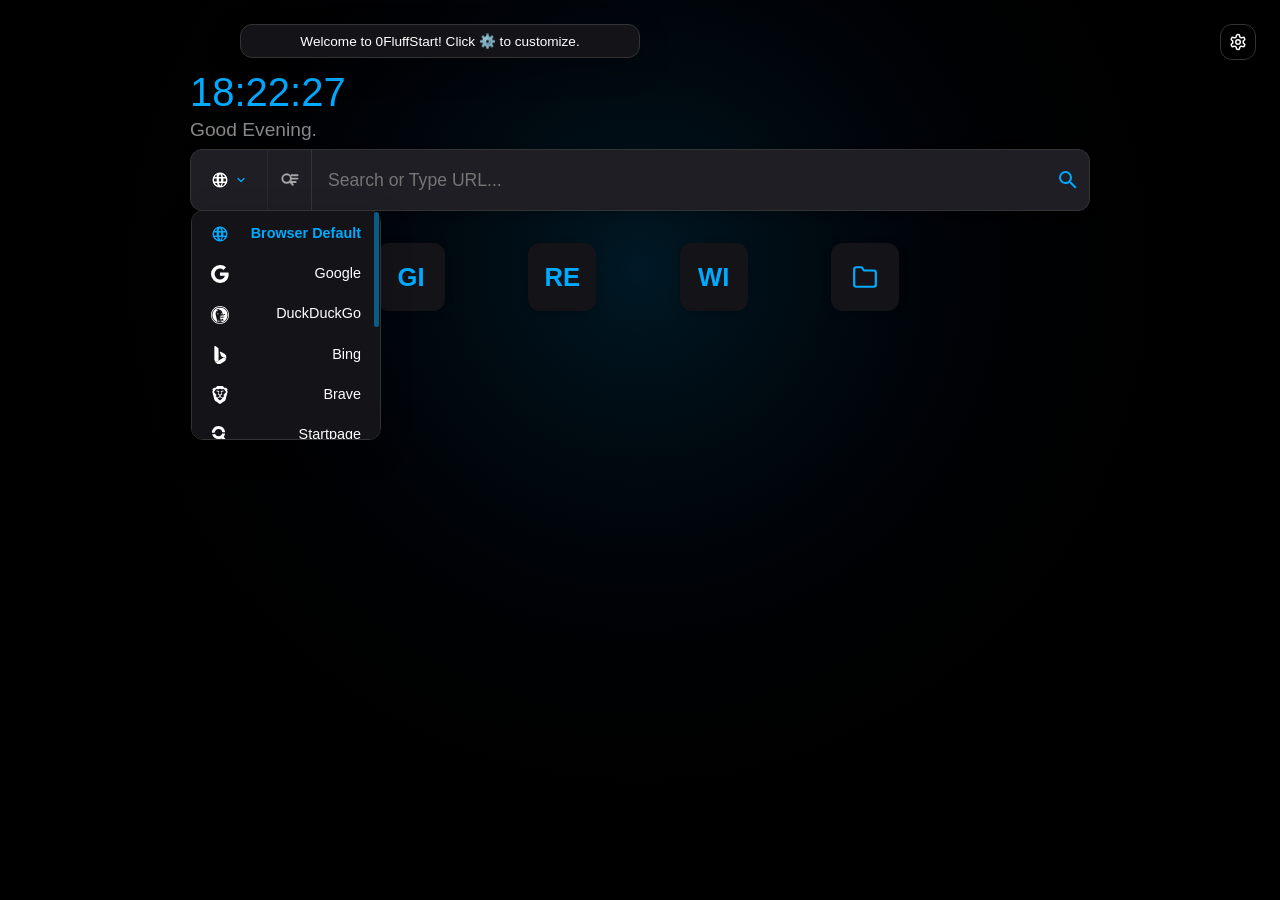
<file: index.html>
<!doctype html>
<html lang="en" prefix="og: http://ogp.me/ns#">
  <head>
    <meta charset="UTF-8" />
    <meta name="viewport" content="width=device-width, initial-scale=1.0" />

    <title>0FluffStart — Minimalist New Tab</title>
    <meta name="title" content="0FluffStart — Minimalist New Tab" />
    <meta
      name="description"
      content="0FluffStart is a minimalist, high-performance local start page and new tab dashboard built for speed, clean organization, and seamless productivity."
    />
    <meta name="robots" content="index, follow, max-image-preview:large" />

    <!-- Open Graph Metadata -->
    <meta property="og:type" content="website" />
    <meta property="og:url" content="https://0fluffstart.pages.dev/" />
    <meta property="og:site_name" content="0FluffStart" />
    <meta property="og:title" content="0FluffStart — Minimalist New Tab" />
    <meta
      property="og:description"
      content="0FluffStart is a minimalist, high-performance local start page and new tab dashboard built for speed, clean organization, and seamless productivity."
    />
    <meta
      property="og:image"
      content="https://0fluffstart.pages.dev/og-banner-1200x630.png"
    />
    <meta
      property="og:image:secure_url"
      content="https://0fluffstart.pages.dev/og-banner-1200x630.png"
    />
    <meta property="og:image:type" content="image/png" />
    <meta property="og:image:width" content="1200" />
    <meta property="og:image:height" content="630" />
    <meta property="og:image:alt" content="0FluffStart Dashboard Preview" />

    <!-- Twitter Card Metadata -->
    <meta name="twitter:card" content="summary_large_image" />
    <meta name="twitter:domain" content="0Fluffstart.pages.dev" />
    <meta name="twitter:url" content="https://0fluffstart.pages.dev/" />
    <meta name="twitter:title" content="0FluffStart — Minimalist New Tab" />
    <meta
      name="twitter:description"
      content="0FluffStart is a minimalist, high-performance local start page and new tab dashboard built for speed, clean organization, and seamless productivity."
    />
    <meta
      name="twitter:image"
      content="https://0fluffstart.pages.dev/og-banner-1200x630.png"
    />

    <!-- App Icons & Capabilities -->
    <link
      rel="icon"
      type="image/png"
      href="https://0fluffstart.pages.dev/icon.png"
    />
    <link
      rel="apple-touch-icon"
      href="https://0fluffstart.pages.dev/icon.png"
    />
    <link
      rel="manifest"
      href="https://0fluffstart.pages.dev/pwa-manifest.json"
    />
    <meta name="theme-color" content="#000000" />
    <meta name="mobile-web-app-capable" content="yes" />
    <meta name="apple-mobile-web-app-capable" content="yes" />
    <meta
      name="apple-mobile-web-app-status-bar-style"
      content="black-translucent"
    />

    <link rel="stylesheet" href="css/core.css" />

    <script src="js/theme-init.js"></script>
  </head>
  <body>
    <div class="search-backdrop"></div>
    <div id="bgOverlay" class="bg-overlay"></div>
    <div id="bgImage" class="bg-image hidden"></div>
    <video
      id="bgVideo"
      class="bg-video hidden"
      loop
      muted
      autoplay
      playsinline
    ></video>
    <div class="container">
      <header>
        <div id="clockDisplay" class="clock">00:00:00</div>
        <div id="greetingDisplay" class="greeting">Hello, User.</div>
      </header>

      <div class="search-bar">
        <div class="engine-switcher" id="engineSwitcher">
          <button class="engine-btn" id="engineDropdownBtn">
            <span id="currentEngineIcon">G</span>
            <span
              class="chevron icon-mask icon-chevron"
              style="width: 12px; height: 12px"
            ></span>
          </button>
          <button
            class="quick-suggest-btn"
            id="quickSuggestToggleBtn"
            title="Toggle Live Suggestions"
          >
            <span
              class="icon-mask icon-suggest"
              style="width: 19px; height: 19px"
            ></span>
          </button>
          <div id="engineDropdown" class="engine-dropdown hidden"></div>
        </div>

        <input
          type="text"
          id="searchInput"
          placeholder="Search or Type URL..."
        />

        <button class="search-icon" id="searchSubmitBtn">
          <span
            class="icon-mask icon-search"
            style="width: 24px; height: 24px"
          ></span>
        </button>

        <div
          id="suggestionsContainer"
          class="suggestions-container hidden"
        ></div>
      </div>

      <div id="linkGrid" class="link-grid"></div>
      <div id="navPillContainer" class="nav-pill-container hidden"></div>

      <div class="floating-settings">
        <a
          id="settingsToggleBtn"
          class="icon-btn floating-btn"
          href="settings.html"
          title="Settings"
          aria-label="Settings"
        >
          <span
            class="icon-mask icon-settings"
            style="width: 18px; height: 18px"
          ></span>
        </a>
      </div>
    </div>
    <div id="customCursorEngine" class="custom-cursor" aria-hidden="true">
      <span class="custom-cursor-icon icon-default-mouse-pointer"></span>
    </div>
    <script type="module" src="js/main.js"></script>

    <div class="mobile-dock" id="mobileDock">
      <button
        id="folderExitBtn"
        class="icon-btn floating-btn hidden"
        title="Back to Dashboard"
      >
        <span
          class="icon-mask icon-back"
          style="width: 20px; height: 20px"
        ></span>
      </button>

      <div class="mobile-search-pill" id="mobileSearchPill">
        <span
          class="icon-mask icon-search"
          style="width: 18px; height: 18px; opacity: 0.7"
        ></span>
        <span class="mobile-search-placeholder">Search or Type URL...</span>
      </div>
    </div>

    <div id="toastContainer" class="toast-container"></div>

    <div class="modal" id="customDialogModal">
      <div class="modal-content custom-dialog-content">
        <h3 id="customDialogTitle" class="custom-dialog-title">
          Are you sure?
        </h3>
        <p id="customDialogMessage" class="custom-dialog-message"></p>
        <div class="custom-dialog-actions">
          <button
            id="customDialogCancelBtn"
            class="secondary custom-dialog-btn-cancel"
          >
            Cancel
          </button>
          <button
            id="customDialogConfirmBtn"
            class="save-btn custom-dialog-btn-confirm"
          >
            Confirm
          </button>
        </div>
      </div>
    </div>
  </body>
</html>
</file>
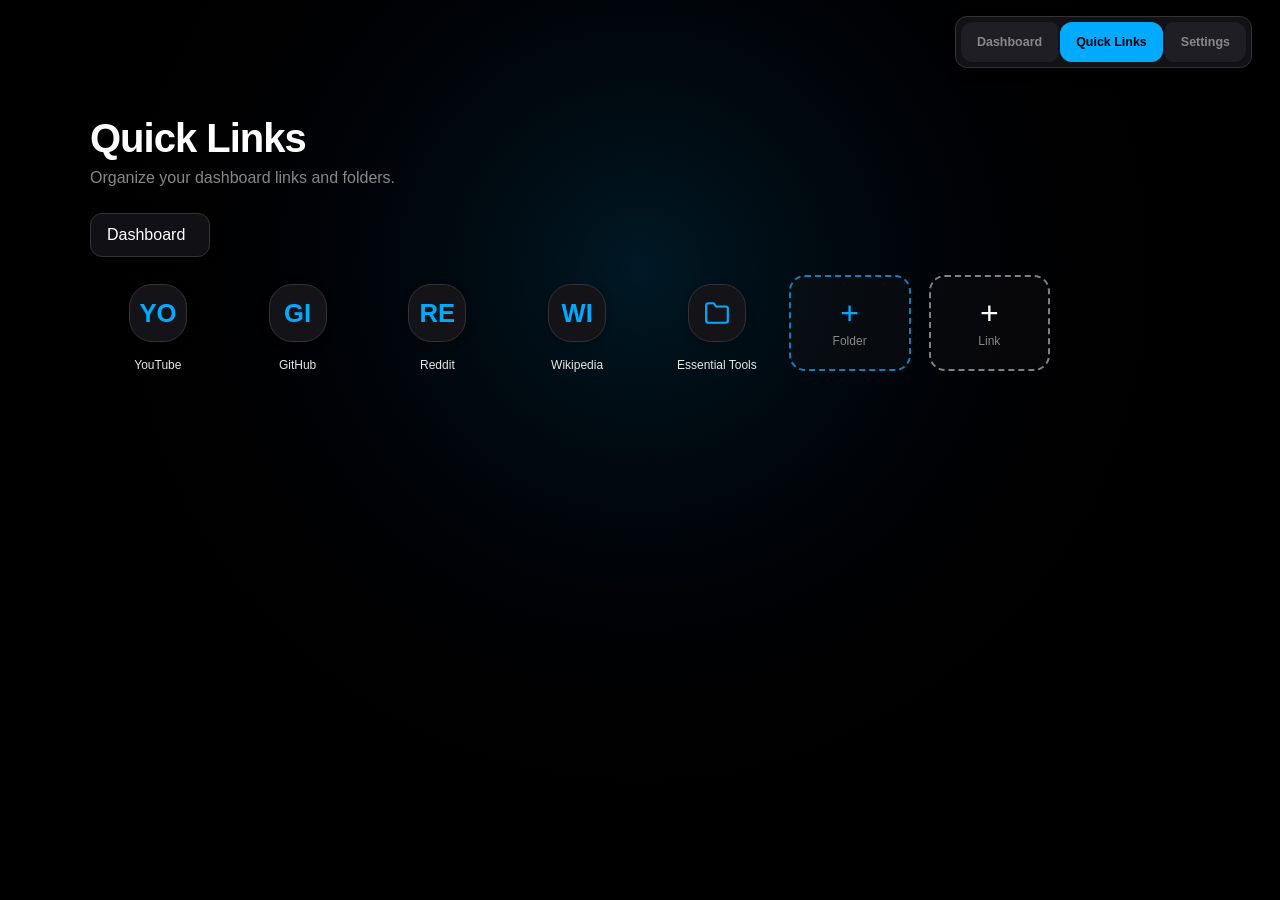
<file: quick-links.html>
<!doctype html>
<html lang="en">
  <head>
    <meta charset="UTF-8" />
    <meta name="viewport" content="width=device-width, initial-scale=1.0" />
    <title>Quick Links — 0FluffStart</title>
    <link rel="stylesheet" href="css/core.css?v=4" />
    <link rel="stylesheet" href="css/quick-links-page.css?v=31" />
    <link rel="stylesheet" href="css/page-navigation.css?v=4" />
    <script src="js/theme-init.js"></script>
  </head>
  <body class="dark quick-links-body">
    <nav class="page-navigation" aria-label="Main navigation">
      <a href="./index.html">Dashboard</a>
      <a href="./quick-links.html" aria-current="page">Quick Links</a>
      <a href="./settings.html">Settings</a>
    </nav>
    <div id="bgOverlay" class="bg-overlay"></div>
    <div id="bgImage" class="bg-image hidden"></div>
    <video
      id="bgVideo"
      class="bg-video hidden"
      loop
      muted
      autoplay
      playsinline
    ></video>

    <main class="quick-links-page">
      <header class="quick-links-header">
        <div>
          <h1>Quick Links</h1>
          <p>Organize your dashboard links and folders.</p>
        </div>
      </header>

      <div class="quick-links-toolbar">
        <button id="rootBtn" class="quick-links-breadcrumb" type="button">
          Dashboard
        </button>
        <span
          id="breadcrumbSeparator"
          class="quick-links-breadcrumb-separator hidden"
          >/</span
        >
        <div id="breadcrumbs" class="quick-links-breadcrumbs"></div>
      </div>

      <section
        id="quickLinksGrid"
        class="quick-links-grid"
        aria-label="Quick links"
      ></section>
      <p id="emptyState" class="quick-links-empty hidden">
        No links or folders here yet.
      </p>
    </main>

    <div id="customCursorEngine" class="custom-cursor" aria-hidden="true">
      <span class="custom-cursor-icon icon-default-mouse-pointer"></span>
    </div>

    <div id="toastContainer" class="toast-container"></div>
    <div class="modal" id="customDialogModal">
      <div class="modal-content custom-dialog-content">
        <h3 id="customDialogTitle" class="custom-dialog-title">
          Are you sure?
        </h3>
        <p id="customDialogMessage" class="custom-dialog-message"></p>
        <div class="action-btn-row">
          <button id="customDialogCancelBtn" class="secondary" type="button">
            Cancel
          </button>
          <button id="customDialogConfirmBtn" class="save-btn" type="button">
            Confirm
          </button>
        </div>
      </div>
    </div>

    <div
      id="linkEditorModal"
      class="quick-links-editor hidden"
      role="dialog"
      aria-modal="true"
      aria-labelledby="editorTitle"
    >
      <div class="quick-links-editor-card">
        <h2 id="editorTitle">Add Link</h2>
        <div class="field">
          <input
            id="editName"
            type="text"
            maxlength="50"
            autocomplete="off"
            placeholder=" "
          />
          <label for="editName">Name</label>
        </div>
        <div id="editUrlRow" class="field">
          <input id="editUrl" type="url" autocomplete="url" placeholder=" " />
          <label for="editUrl">URL</label>
        </div>
        <div class="quick-links-editor-actions">
          <button id="cancelEditBtn" class="secondary" type="button">
            Cancel
          </button>
          <button id="saveLinkBtn" class="save-btn" type="button">Save</button>
        </div>
      </div>
    </div>

    <script type="module" src="js/quick-links-page.js?v=30"></script>
  </body>
</html>
</file>
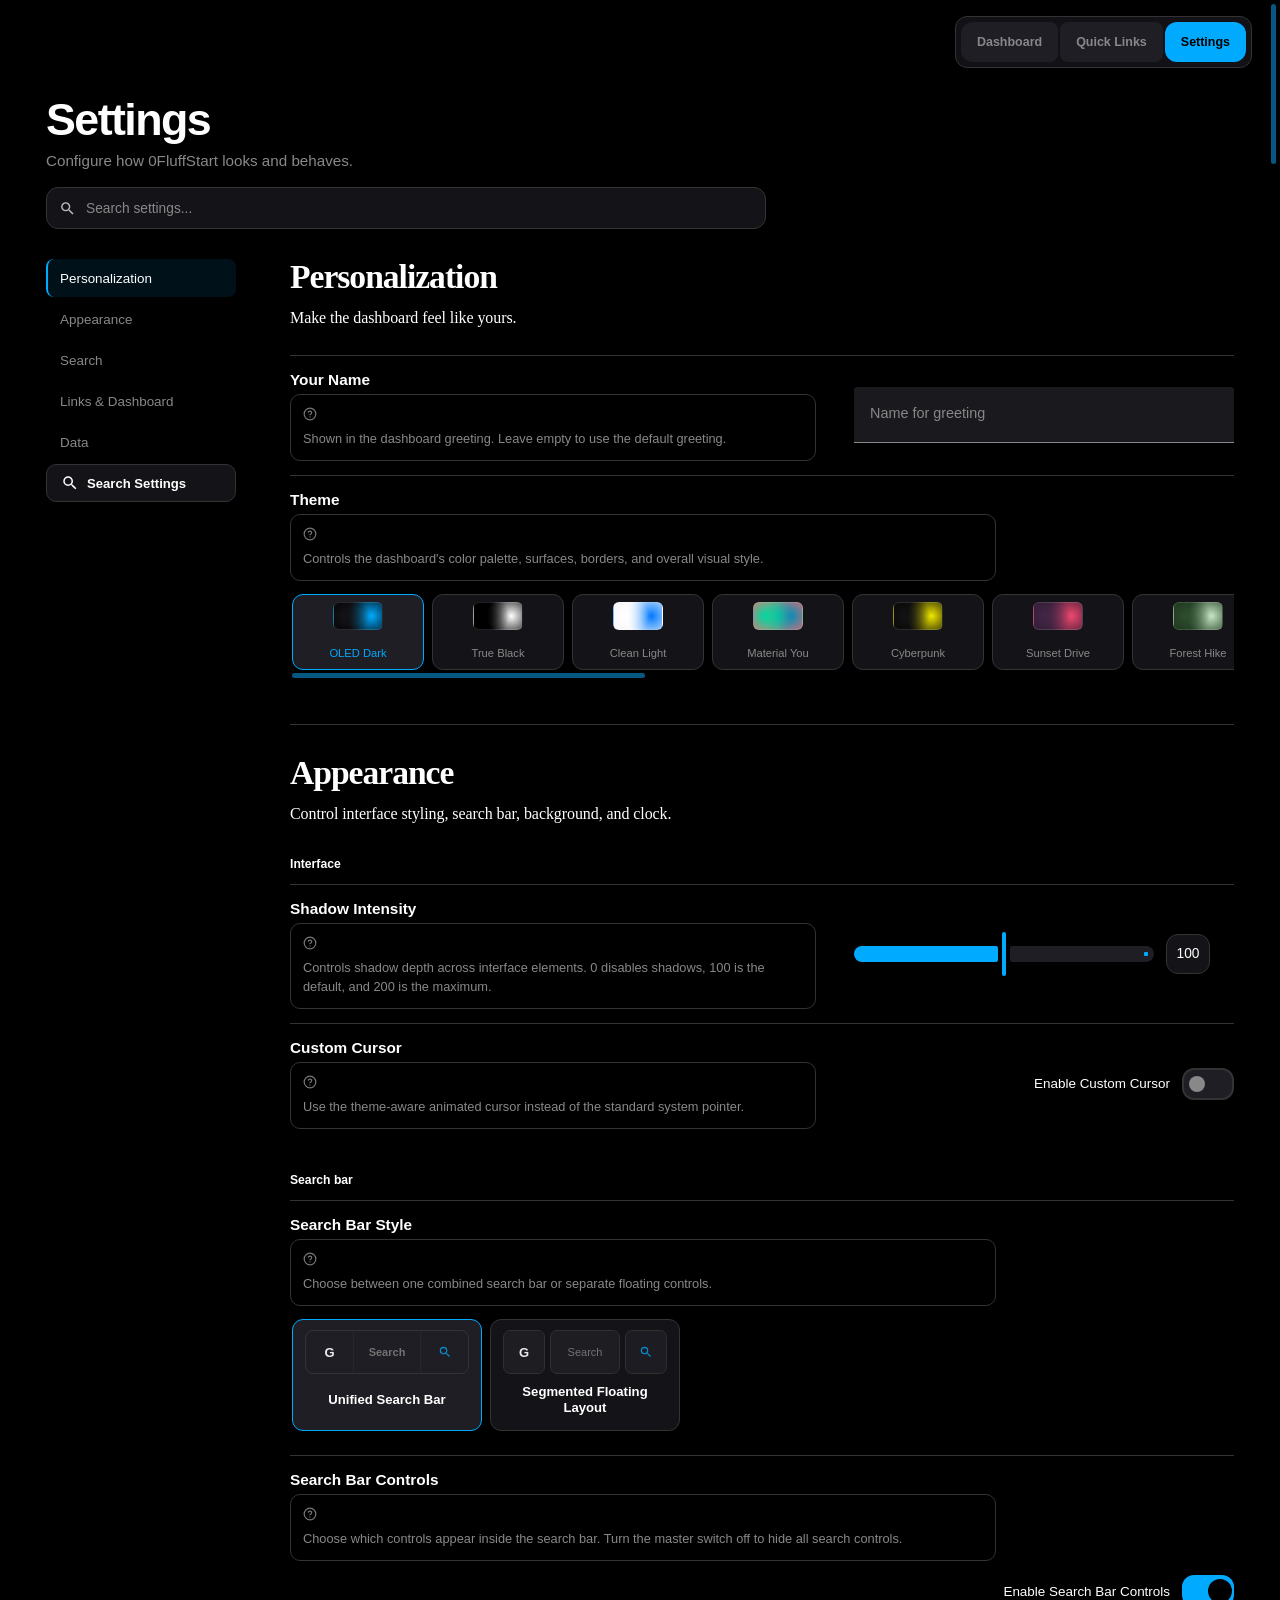
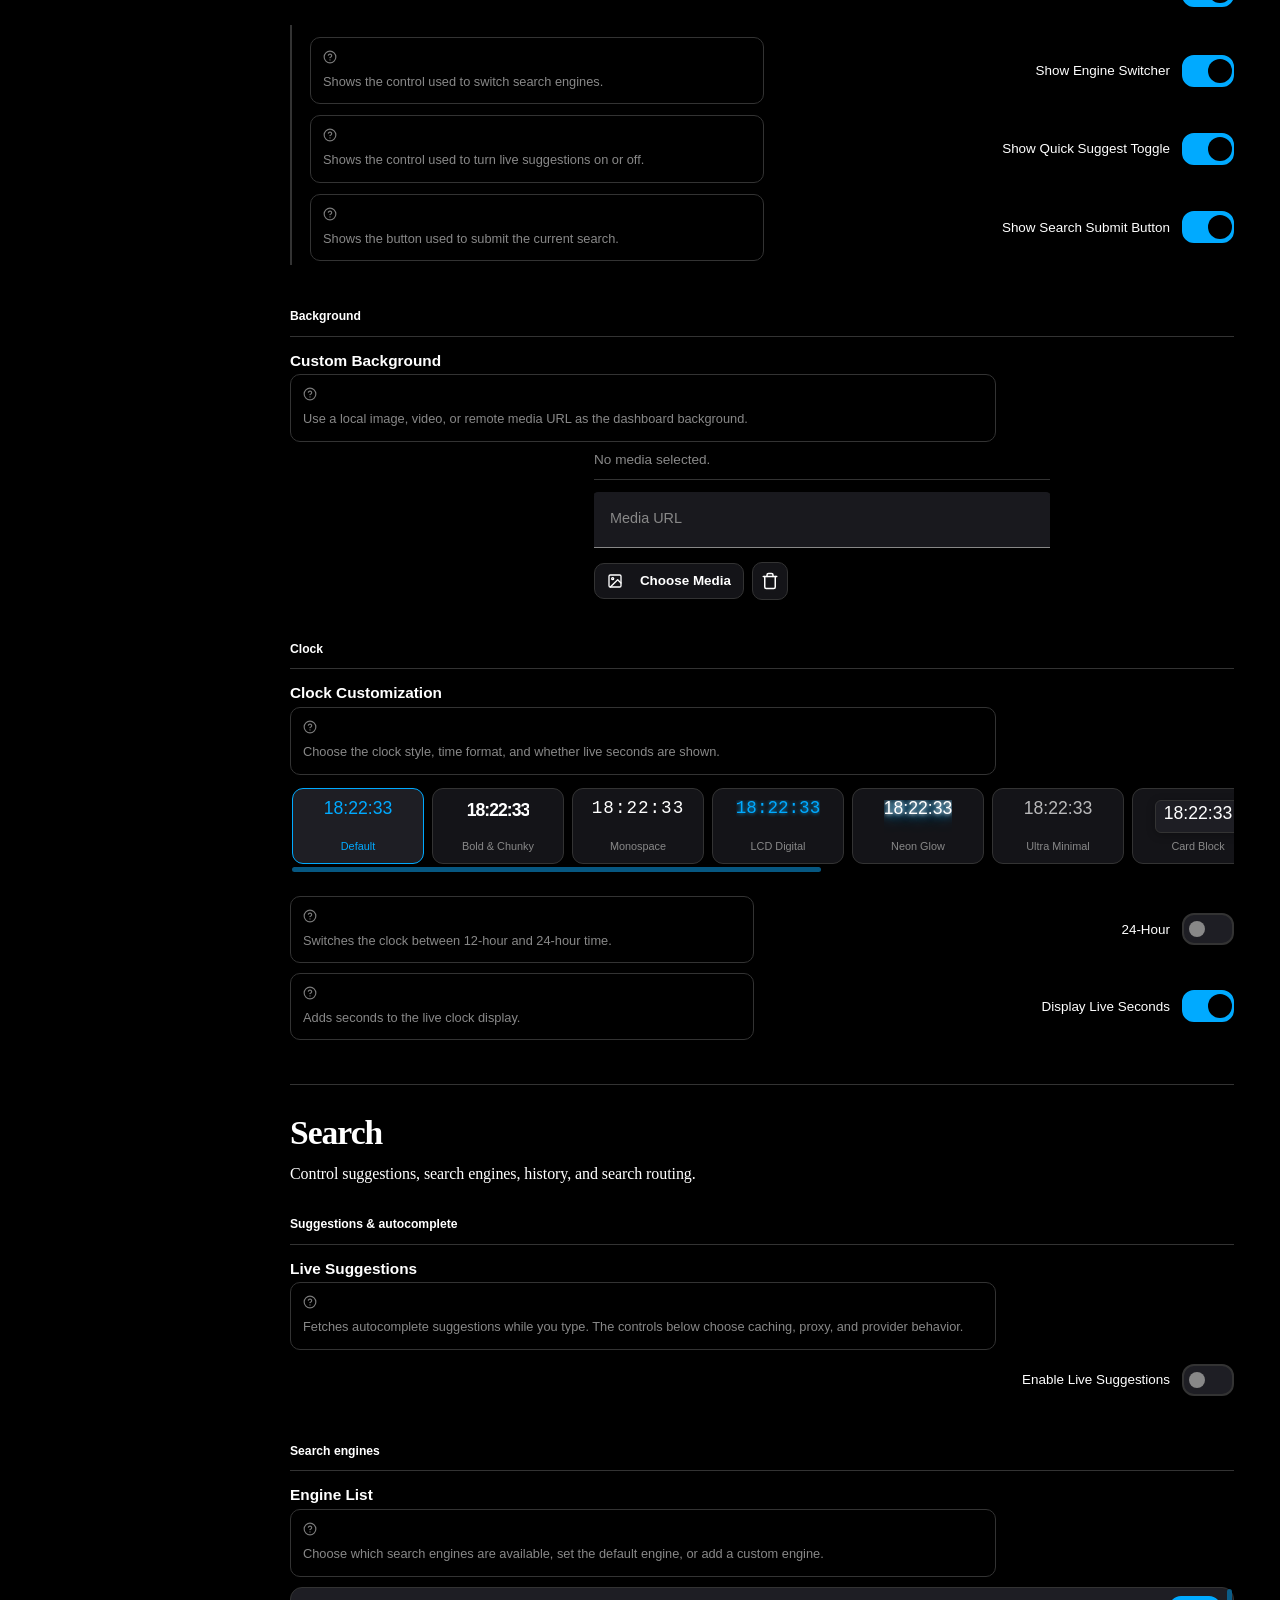
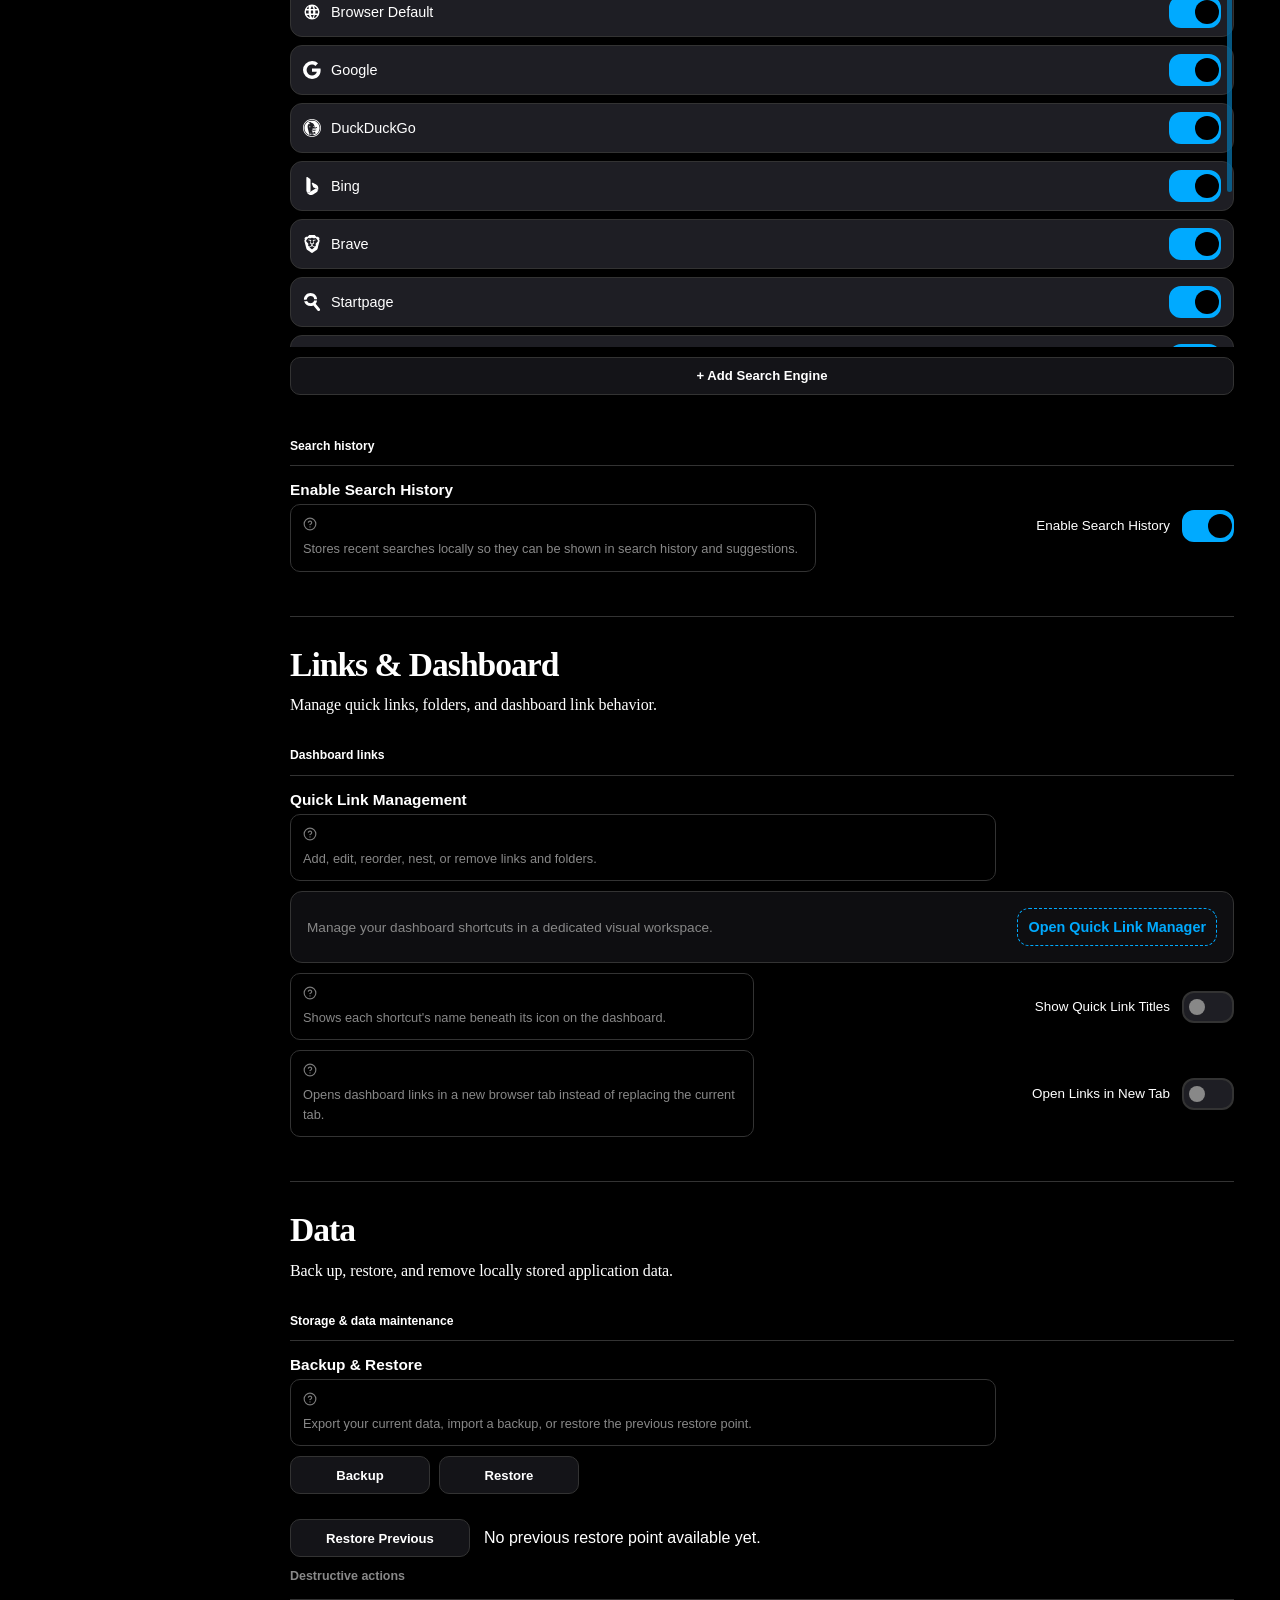
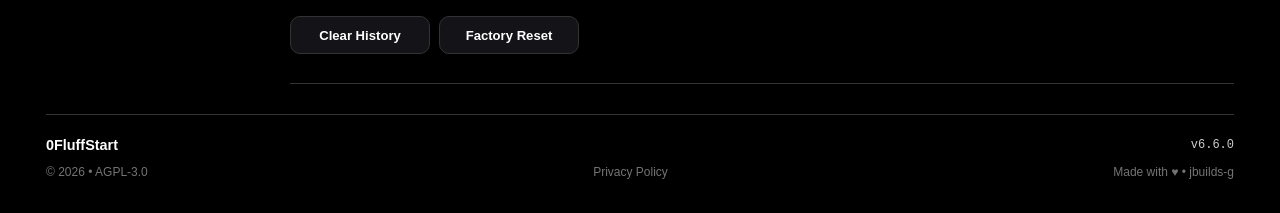
<file: settings.html>
<!doctype html>
<html lang="en">
  <head>
    <meta charset="UTF-8" />
    <meta name="viewport" content="width=device-width, initial-scale=1.0" />
    <title>Settings — 0FluffStart</title>
    <link rel="stylesheet" href="css/core.css?v=4" />
    <link rel="stylesheet" href="css/settings-page.css?v=26" />
    <link rel="stylesheet" href="css/page-navigation.css?v=4" />
    <script src="js/theme-init.js"></script>
  </head>
  <body class="dark">
    <nav class="page-navigation" aria-label="Main navigation">
      <a href="./index.html">Dashboard</a>
      <a href="./quick-links.html">Quick Links</a>
      <a href="./settings.html" aria-current="page">Settings</a>
    </nav>
    <div id="bgOverlay" class="bg-overlay"></div>
    <div id="bgImage" class="bg-image hidden"></div>
    <video
      id="bgVideo"
      class="bg-video hidden"
      loop
      muted
      autoplay
      playsinline
    ></video>

    <main class="settings-page-shell">
      <header class="settings-page-header">
        <div>
          <h1>Settings</h1>
          <p>Configure how 0FluffStart looks and behaves.</p>
        </div>
      </header>

      <div class="settings-workspace">
        <nav class="settings-section-nav" aria-label="Settings sections">
          <a href="#personalization">Personalization</a>
          <a href="#appearance">Appearance</a>
          <a href="#search">Search</a>
          <a href="#links-dashboard">Links &amp; Dashboard</a>
          <a href="#data">Data</a>
          <button
            type="button"
            class="settings-search-nav desktop-only-setting"
            aria-label="Search settings"
            title="Search settings"
          >
            <span class="icon-mask icon-search" aria-hidden="true"></span>
            <span>Search Settings</span>
          </button>
        </nav>

        <div class="settings-content">
          <section
            class="settings-section"
            id="personalization"
            data-settings-section="Personalization"
          >
            <div class="settings-section-heading">
              <h2>Personalization</h2>
              <p>Make the dashboard feel like yours.</p>
            </div>

            <div class="settings-group">
              <div class="setting-row setting-row-input">
                <div class="setting-copy">
                  <div class="setting-header">
                    <h3>Your Name</h3>
                    <button
                      class="help-btn"
                      type="button"
                      title="Toggle help text"
                    >
                      <span
                        class="icon-mask icon-help"
                        style="width: 14px; height: 14px"
                      ></span>
                    </button>
                  </div>
                  <div class="help-text">
                    <span
                      class="icon-mask icon-help"
                      style="width: 14px; height: 14px"
                      aria-hidden="true"
                    ></span>
                    Shown in the dashboard greeting. Leave empty to use the
                    default greeting.
                  </div>
                </div>
                <div class="field">
                  <input
                    type="text"
                    id="userNameInput"
                    placeholder=" "
                    autocomplete="name"
                  />
                  <label for="userNameInput">Name for greeting</label>
                </div>
              </div>

              <div class="setting-row setting-row-input">
                <div class="setting-copy">
                  <div class="setting-header">
                    <h3>Theme</h3>
                    <button
                      class="help-btn"
                      type="button"
                      title="Toggle help text"
                    >
                      <span
                        class="icon-mask icon-help"
                        style="width: 14px; height: 14px"
                      ></span>
                    </button>
                  </div>
                  <div class="help-text">
                    <span
                      class="icon-mask icon-help"
                      style="width: 14px; height: 14px"
                      aria-hidden="true"
                    ></span>
                    Controls the dashboard's color palette, surfaces, borders,
                    and overall visual style.
                  </div>
                </div>
                <div class="custom-select" id="themeSelect" data-value="dark">
                  <div class="select-trigger">
                    <span class="selected-text">OLED Dark</span
                    ><span class="select-arrow"
                      ><span
                        class="icon-mask icon-chevron"
                        style="width: 12px; height: 12px"
                      ></span
                    ></span>
                  </div>
                  <div class="select-dropdown hidden">
                    <div class="select-option" data-value="dark">OLED Dark</div>
                    <div class="select-option" data-value="amoled">
                      True Black
                    </div>
                    <div class="select-option" data-value="light">
                      Clean Light
                    </div>
                    <div class="select-option" data-value="material-you">
                      Material You
                    </div>
                    <div class="select-option" data-value="cyberpunk">
                      Cyberpunk
                    </div>
                    <div class="select-option" data-value="sunset">
                      Sunset Drive
                    </div>
                    <div class="select-option" data-value="forest">
                      Forest Hike
                    </div>
                    <div class="select-option" data-value="paper">
                      Paper &amp; Ink
                    </div>
                    <div class="select-option" data-value="luminous">
                      Luminous
                    </div>
                    <div class="select-option" data-value="nord">
                      Nord Frost
                    </div>
                    <div class="select-option" data-value="dracula">
                      Dracula
                    </div>
                    <div class="select-option" data-value="retro">
                      Retro Amber
                    </div>
                    <div class="select-option" data-value="rose">Rose Pine</div>
                    <div class="select-option" data-value="night-glow">
                      Night Glow
                    </div>
                    <div class="select-option" data-value="heatwave">
                      Heatwave
                    </div>
                    <div class="select-option" data-value="slate">
                      Slate Industrial
                    </div>
                    <div class="select-option" data-value="toxic-tide">
                      Toxic Tide
                    </div>
                    <div class="select-option" data-value="evergreen-archive">
                      Evergreen Archive
                    </div>
                  </div>
                </div>
              </div>
            </div>
          </section>

          <section
            class="settings-section"
            id="appearance"
            data-settings-section="Appearance"
          >
            <div class="settings-section-heading">
              <h2>Appearance</h2>
              <p>
                Control interface styling, search bar, background, and clock.
              </p>
            </div>

            <div class="settings-subsection">
              <h3>Interface</h3>
              <div class="settings-group">
                <div class="setting-row setting-row-control">
                  <div class="setting-copy">
                    <div class="setting-header">
                      <h3>Shadow Intensity</h3>
                      <button
                        class="help-btn"
                        type="button"
                        title="Toggle help text"
                      >
                        <span
                          class="icon-mask icon-help"
                          style="width: 14px; height: 14px"
                        ></span>
                      </button>
                    </div>
                    <div class="help-text">
                      <span
                        class="icon-mask icon-help"
                        style="width: 14px; height: 14px"
                        aria-hidden="true"
                      ></span>
                      Controls shadow depth across interface elements. 0
                      disables shadows, 100 is the default, and 200 is the
                      maximum.
                    </div>
                  </div>
                  <div class="setting-slider-row">
                    <div
                      class="slider"
                      id="shadowSliderControl"
                      style="--v: 50%"
                    >
                      <span
                        class="slider-track-active"
                        aria-hidden="true"
                      ></span>
                      <span
                        class="slider-track-inactive"
                        aria-hidden="true"
                      ></span>
                      <span class="slider-thumb" aria-hidden="true"></span>
                      <input
                        type="range"
                        id="shadowSlider"
                        min="0"
                        max="200"
                        value="100"
                        class="theme-slider"
                        aria-label="Shadow depth"
                      />
                    </div>
                    <div class="shadow-value-control">
                      <input
                        type="number"
                        id="shadowInputNumber"
                        min="0"
                        max="200"
                        value="100"
                        class="slider-number-input"
                        aria-label="Shadow intensity"
                        aria-describedby="shadowInputError"
                      />
                      <span
                        id="shadowInputError"
                        class="shadow-input-error"
                        role="alert"
                        aria-live="polite"
                        hidden
                      ></span>
                    </div>
                  </div>
                </div>
                <div
                  class="setting-row setting-row-control mobile-only-setting"
                >
                  <div class="setting-copy">
                    <div class="setting-header">
                      <h3>Force Desktop Mode</h3>
                      <button
                        class="help-btn"
                        type="button"
                        title="Toggle help text"
                      >
                        <span
                          class="icon-mask icon-help"
                          style="width: 14px; height: 14px"
                        ></span>
                      </button>
                    </div>
                    <div class="help-text">
                      <span
                        class="icon-mask icon-help"
                        style="width: 14px; height: 14px"
                        aria-hidden="true"
                      ></span>
                      Uses the desktop layout on mobile instead of
                      mobile-specific sizing and navigation behavior.
                    </div>
                  </div>
                  <label class="radio-option switch"
                    ><span class="switch-track" aria-hidden="true"
                      ><span class="switch-thumb"
                        ><span class="icon-mask icon-check"></span></span></span
                    ><input
                      type="checkbox"
                      role="switch"
                      id="forceDesktopToggle"
                    />
                    Force Desktop Layout</label
                  >
                </div>
                <div
                  class="setting-row setting-row-control desktop-only-setting"
                >
                  <div class="setting-copy">
                    <div class="setting-header">
                      <h3>Custom Cursor</h3>
                      <button
                        class="help-btn"
                        type="button"
                        title="Toggle help text"
                      >
                        <span
                          class="icon-mask icon-help"
                          style="width: 14px; height: 14px"
                        ></span>
                      </button>
                    </div>
                    <div class="help-text">
                      <span
                        class="icon-mask icon-help"
                        style="width: 14px; height: 14px"
                        aria-hidden="true"
                      ></span>
                      Use the theme-aware animated cursor instead of the
                      standard system pointer.
                    </div>
                  </div>
                  <label class="radio-option switch"
                    ><span class="switch-track" aria-hidden="true"
                      ><span class="switch-thumb"
                        ><span class="icon-mask icon-check"></span></span></span
                    ><input
                      type="checkbox"
                      role="switch"
                      id="customCursorToggle"
                    />
                    Enable Custom Cursor</label
                  >
                </div>
              </div>
            </div>

            <div class="settings-subsection">
              <h3>Search bar</h3>
              <div class="settings-group">
                <div class="setting-row setting-row-control">
                  <div class="setting-copy">
                    <div class="setting-header">
                      <h3>Search Bar Style</h3>
                      <button
                        class="help-btn"
                        type="button"
                        title="Toggle help text"
                      >
                        <span
                          class="icon-mask icon-help"
                          style="width: 14px; height: 14px"
                        ></span>
                      </button>
                    </div>
                    <div class="help-text">
                      <span
                        class="icon-mask icon-help"
                        style="width: 14px; height: 14px"
                        aria-hidden="true"
                      ></span>
                      Choose between one combined search bar or separate
                      floating controls.
                    </div>
                  </div>
                  <div
                    class="custom-select"
                    id="searchBarLayoutSelect"
                    data-value="unified"
                  >
                    <div class="select-trigger">
                      <span class="selected-text">Unified Search Bar</span
                      ><span class="select-arrow"
                        ><span
                          class="icon-mask icon-chevron"
                          style="width: 12px; height: 12px"
                        ></span
                      ></span>
                    </div>
                    <div class="select-dropdown hidden">
                      <div class="select-option selected" data-value="unified">
                        Unified Search Bar
                      </div>
                      <div class="select-option" data-value="segmented">
                        Segmented Floating Layout
                      </div>
                    </div>
                  </div>
                </div>
                <div class="setting-row setting-row-stack">
                  <div class="setting-copy">
                    <div class="setting-header">
                      <h3>Search Bar Controls</h3>
                      <button
                        class="help-btn"
                        type="button"
                        title="Toggle help text"
                      >
                        <span
                          class="icon-mask icon-help"
                          style="width: 14px; height: 14px"
                        ></span>
                      </button>
                    </div>
                    <div class="help-text">
                      <span
                        class="icon-mask icon-help"
                        style="width: 14px; height: 14px"
                        aria-hidden="true"
                      ></span>
                      Choose which controls appear inside the search bar. Turn
                      the master switch off to hide all search controls.
                    </div>
                  </div>
                  <div class="setting-option">
                    <label class="radio-option switch"
                      ><span class="switch-track" aria-hidden="true"
                        ><span class="switch-thumb"
                          ><span
                            class="icon-mask icon-check"
                          ></span></span></span
                      ><input
                        type="checkbox"
                        role="switch"
                        id="showAllSearchControlsToggle"
                        checked
                      />
                      Enable Search Bar Controls</label
                    >
                  </div>
                  <div
                    id="individualSearchControlsGroup"
                    class="settings-subgroup"
                  >
                    <div class="setting-option">
                      <label class="radio-option switch"
                        ><span class="switch-track" aria-hidden="true"
                          ><span class="switch-thumb"
                            ><span
                              class="icon-mask icon-check"
                            ></span></span></span
                        ><input
                          type="checkbox"
                          role="switch"
                          id="showEngineDropdownToggle"
                          checked
                        />
                        Show Engine Switcher</label
                      >
                      <div class="setting-option-help">
                        <span
                          class="icon-mask icon-help"
                          style="width: 14px; height: 14px"
                          aria-hidden="true"
                        ></span>
                        Shows the control used to switch search engines.
                      </div>
                    </div>
                    <div class="setting-option">
                      <label class="radio-option switch"
                        ><span class="switch-track" aria-hidden="true"
                          ><span class="switch-thumb"
                            ><span
                              class="icon-mask icon-check"
                            ></span></span></span
                        ><input
                          type="checkbox"
                          role="switch"
                          id="showQuickSuggestToggle"
                          checked
                        />
                        Show Quick Suggest Toggle</label
                      >
                      <div class="setting-option-help">
                        <span
                          class="icon-mask icon-help"
                          style="width: 14px; height: 14px"
                          aria-hidden="true"
                        ></span>
                        Shows the control used to turn live suggestions on or
                        off.
                      </div>
                    </div>
                    <div class="setting-option">
                      <label class="radio-option switch"
                        ><span class="switch-track" aria-hidden="true"
                          ><span class="switch-thumb"
                            ><span
                              class="icon-mask icon-check"
                            ></span></span></span
                        ><input
                          type="checkbox"
                          role="switch"
                          id="showSearchSubmitToggle"
                          checked
                        />
                        Show Search Submit Button</label
                      >
                      <div class="setting-option-help">
                        <span
                          class="icon-mask icon-help"
                          style="width: 14px; height: 14px"
                          aria-hidden="true"
                        ></span>
                        Shows the button used to submit the current search.
                      </div>
                    </div>
                  </div>
                </div>
              </div>
            </div>

            <div class="settings-subsection">
              <h3>Background</h3>
              <div class="settings-group">
                <div class="setting-row setting-row-stack">
                  <div class="setting-copy">
                    <div class="setting-header">
                      <h3>Custom Background</h3>
                      <button
                        class="help-btn"
                        type="button"
                        title="Toggle help text"
                      >
                        <span
                          class="icon-mask icon-help"
                          style="width: 14px; height: 14px"
                        ></span>
                      </button>
                    </div>
                    <div class="help-text">
                      <span
                        class="icon-mask icon-help"
                        style="width: 14px; height: 14px"
                        aria-hidden="true"
                      ></span>
                      Use a local image, video, or remote media URL as the
                      dashboard background.
                    </div>
                  </div>
                  <div
                    class="setting-item setting-item-col custom-background-control"
                  >
                    <div id="bgPreviewCard" class="bg-preview-card hidden">
                      <div class="bg-preview-media">
                        <img
                          id="bgPreviewImage"
                          class="bg-preview-image hidden"
                          alt="Custom background preview"
                        />
                        <video
                          id="bgPreviewVideo"
                          class="bg-preview-video hidden"
                          muted
                          loop
                          autoplay
                          playsinline
                          aria-label="Custom background video preview"
                        ></video>
                      </div>
                    </div>
                    <div class="custom-background-details">
                      <p id="bgFileName" class="bg-file-name">
                        No media selected.
                      </p>
                      <div class="custom-background-url-row">
                        <div class="field">
                          <input
                            type="url"
                            id="bgUrlInput"
                            class="bg-url-input"
                            placeholder=" "
                            autocomplete="off"
                            spellcheck="false"
                          />
                          <label for="bgUrlInput">Media URL</label>
                        </div>
                      </div>
                      <div class="radio-row bg-radio-row">
                        <input
                          type="file"
                          id="bgImageInput"
                          accept="image/*,video/*"
                          class="hidden-input"
                        /><label
                          for="bgImageInput"
                          class="radio-option bg-option-label"
                          ><span
                            class="icon-mask icon-image"
                            style="width: 16px; height: 16px"
                          ></span>
                          Choose Media</label
                        ><button
                          id="resetBgBtn"
                          class="radio-option reset-bg-btn"
                          type="button"
                          title="Reset Background"
                        >
                          <span
                            class="icon-mask icon-delete"
                            style="width: 18px; height: 18px"
                          ></span>
                        </button>
                      </div>
                    </div>
                  </div>
                </div>
              </div>
            </div>

            <div class="settings-subsection">
              <h3>Clock</h3>
              <div class="settings-group">
                <div class="setting-row setting-row-stack">
                  <div class="setting-copy">
                    <div class="setting-header">
                      <h3>Clock Customization</h3>
                      <button
                        class="help-btn"
                        type="button"
                        title="Toggle help text"
                      >
                        <span
                          class="icon-mask icon-help"
                          style="width: 14px; height: 14px"
                        ></span>
                      </button>
                    </div>
                    <div class="help-text">
                      <span
                        class="icon-mask icon-help"
                        style="width: 14px; height: 14px"
                        aria-hidden="true"
                      ></span>
                      Choose the clock style, time format, and whether live
                      seconds are shown.
                    </div>
                  </div>
                  <div
                    class="custom-select clock-style-select"
                    id="clockStyleSelect"
                    data-value="default"
                  >
                    <div class="select-trigger">
                      <span class="selected-text">Default</span
                      ><span class="select-arrow"
                        ><span
                          class="icon-mask icon-chevron"
                          style="width: 12px; height: 12px"
                        ></span
                      ></span>
                    </div>
                    <div class="select-dropdown hidden">
                      <div class="select-option" data-value="default">
                        Default
                      </div>
                      <div class="select-option" data-value="bold">
                        Bold &amp; Chunky
                      </div>
                      <div class="select-option" data-value="mono">
                        Monospace
                      </div>
                      <div class="select-option" data-value="lcd">
                        LCD Digital
                      </div>
                      <div class="select-option" data-value="neon">
                        Neon Glow
                      </div>
                      <div class="select-option" data-value="minimal">
                        Ultra Minimal
                      </div>
                      <div class="select-option" data-value="block">
                        Card Block
                      </div>
                      <div class="select-option" data-value="outline">
                        Outline Stroke
                      </div>
                      <div class="select-option" data-value="gradient">
                        Gradient Flow
                      </div>
                      <div class="select-option" data-value="glitch">
                        Cyber Glitch
                      </div>
                      <div class="select-option" data-value="glass">
                        Glassmorphism
                      </div>
                      <div class="select-option" data-value="threed">
                        3D Extruded
                      </div>
                    </div>
                  </div>
                  <div class="setting-option">
                    <label class="radio-option clock-format-toggle switch"
                      ><span id="clockFormatValue">24-Hour</span
                      ><span class="switch-track" aria-hidden="true"
                        ><span class="switch-thumb"
                          ><span
                            class="icon-mask icon-check"
                          ></span></span></span
                      ><input
                        type="checkbox"
                        role="switch"
                        id="clockFormatToggle"
                        aria-label="Toggle clock format"
                    /></label>
                    <div class="setting-option-help">
                      <span
                        class="icon-mask icon-help"
                        style="width: 14px; height: 14px"
                        aria-hidden="true"
                      ></span>
                      Switches the clock between 12-hour and 24-hour time.
                    </div>
                  </div>
                  <div class="setting-option">
                    <label class="radio-option switch"
                      ><span class="switch-track" aria-hidden="true"
                        ><span class="switch-thumb"
                          ><span
                            class="icon-mask icon-check"
                          ></span></span></span
                      ><input
                        type="checkbox"
                        role="switch"
                        id="showSecondsToggle"
                        checked
                      />
                      Display Live Seconds</label
                    >
                    <div class="setting-option-help">
                      <span
                        class="icon-mask icon-help"
                        style="width: 14px; height: 14px"
                        aria-hidden="true"
                      ></span>
                      Adds seconds to the live clock display.
                    </div>
                  </div>
                </div>
              </div>
            </div>
          </section>

          <section
            class="settings-section"
            id="search"
            data-settings-section="Search"
          >
            <div class="settings-section-heading">
              <h2>Search</h2>
              <p>
                Control suggestions, search engines, history, and search
                routing.
              </p>
            </div>

            <div class="settings-subsection">
              <h3>Suggestions &amp; autocomplete</h3>
              <div class="settings-group">
                <div class="setting-row setting-row-stack">
                  <div class="setting-copy">
                    <div class="setting-header">
                      <h3>Live Suggestions</h3>
                      <button
                        class="help-btn"
                        type="button"
                        title="Toggle help text"
                      >
                        <span
                          class="icon-mask icon-help"
                          style="width: 14px; height: 14px"
                        ></span>
                      </button>
                    </div>
                    <div class="help-text">
                      <span
                        class="icon-mask icon-help"
                        style="width: 14px; height: 14px"
                        aria-hidden="true"
                      ></span>
                      Fetches autocomplete suggestions while you type. The
                      controls below choose caching, proxy, and provider
                      behavior.
                    </div>
                  </div>
                  <label class="radio-option switch"
                    ><span class="switch-track" aria-hidden="true"
                      ><span class="switch-thumb"
                        ><span class="icon-mask icon-check"></span></span></span
                    ><input
                      type="checkbox"
                      role="switch"
                      id="externalSuggestToggle"
                    />
                    Enable Live Suggestions</label
                  >
                  <div
                    id="customProxyContainer"
                    class="setting-option settings-inline-control"
                  >
                    <div class="setting-option-title">Custom Proxy</div>
                    <div class="field">
                      <input
                        type="url"
                        id="customProxyInput"
                        placeholder=" "
                        class="custom-proxy-input"
                      />
                      <label for="customProxyInput">Custom proxy URL</label>
                    </div>
                    <div class="setting-option-help">
                      <span
                        class="icon-mask icon-help"
                        style="width: 14px; height: 14px"
                        aria-hidden="true"
                      ></span>
                      Optional proxy URL used to route live suggestion requests
                      through a custom service.
                    </div>
                  </div>
                  <div class="setting-option settings-inline-control">
                    <label class="radio-option switch"
                      ><span class="switch-track" aria-hidden="true"
                        ><span class="switch-thumb"
                          ><span
                            class="icon-mask icon-check"
                          ></span></span></span
                      ><input
                        type="checkbox"
                        role="switch"
                        id="cacheSuggestToggle"
                        checked
                      />
                      Cache Search Suggestions</label
                    >
                    <div class="setting-option-help">
                      <span
                        class="icon-mask icon-help"
                        style="width: 14px; height: 14px"
                        aria-hidden="true"
                      ></span>
                      Keeps recent suggestion results locally to reduce repeated
                      requests.
                    </div>
                  </div>
                  <div class="setting-option settings-inline-control">
                    <div class="settings-picker-label-block">
                      Suggestion Provider
                    </div>
                    <div class="setting-option-help">
                      <span
                        class="icon-mask icon-help"
                        style="width: 14px; height: 14px"
                        aria-hidden="true"
                      ></span>
                      Chooses which service supplies live autocomplete
                      suggestions.
                    </div>
                    <div
                      class="custom-select"
                      id="suggestProviderSelect"
                      data-value="auto"
                    >
                      <div class="select-trigger">
                        <span class="selected-text">Automatic</span
                        ><span class="select-arrow"
                          ><span
                            class="icon-mask icon-chevron"
                            style="width: 12px; height: 12px"
                          ></span
                        ></span>
                      </div>
                      <div class="select-dropdown hidden">
                        <div class="select-option selected" data-value="auto">
                          Automatic
                        </div>
                        <div class="select-option" data-value="DuckDuckGo">
                          DuckDuckGo
                        </div>
                        <div class="select-option" data-value="Google">
                          Google
                        </div>
                        <div class="select-option" data-value="Bing">Bing</div>
                        <div class="select-option" data-value="Brave">
                          Brave
                        </div>
                      </div>
                    </div>
                  </div>
                </div>
              </div>
            </div>

            <div class="settings-subsection">
              <h3>Search engines</h3>
              <div class="settings-group">
                <div class="setting-row setting-row-stack">
                  <div class="setting-copy">
                    <div class="setting-header">
                      <h3>Engine List</h3>
                      <button
                        class="help-btn"
                        type="button"
                        title="Toggle help text"
                      >
                        <span
                          class="icon-mask icon-help"
                          style="width: 14px; height: 14px"
                        ></span>
                      </button>
                    </div>
                    <div class="help-text">
                      <span
                        class="icon-mask icon-help"
                        style="width: 14px; height: 14px"
                        aria-hidden="true"
                      ></span>
                      Choose which search engines are available, set the default
                      engine, or add a custom engine.
                    </div>
                  </div>
                  <div class="engine-management">
                    <div
                      id="engineSelectionList"
                      class="engine-selection-list"
                    ></div>
                    <button
                      id="showAddEngineBtn"
                      class="add-link-btn"
                      type="button"
                    >
                      + Add Search Engine
                    </button>
                    <div id="customEngineEditor" class="link-editor-box hidden">
                      <h4 class="editor-title">Add Custom Engine</h4>
                      <div class="field">
                        <input
                          type="text"
                          id="customEngineName"
                          placeholder=" "
                        />
                        <label for="customEngineName">Engine title</label>
                      </div>
                      <div class="field">
                        <input
                          type="text"
                          id="customEngineTag"
                          placeholder=" "
                        />
                        <label for="customEngineTag">Search tag</label>
                      </div>
                      <div class="field">
                        <input
                          type="url"
                          id="customEngineUrl"
                          placeholder=" "
                        />
                        <label for="customEngineUrl">Search URL</label>
                      </div>
                      <div class="editor-btn-row">
                        <button
                          id="addCustomEngineBtn"
                          class="save-btn"
                          type="button"
                        >
                          Save</button
                        ><button
                          id="cancelCustomEngineBtn"
                          class="secondary editor-btn-cancel"
                          type="button"
                        >
                          Cancel
                        </button>
                      </div>
                    </div>
                  </div>
                </div>
              </div>
            </div>

            <div class="settings-subsection">
              <h3>Search history</h3>
              <div class="settings-group">
                <div class="setting-row setting-row-control">
                  <div class="setting-copy">
                    <div class="setting-header">
                      <h3>Enable Search History</h3>
                      <button
                        class="help-btn"
                        type="button"
                        title="Toggle help text"
                      >
                        <span
                          class="icon-mask icon-help"
                          style="width: 14px; height: 14px"
                        ></span>
                      </button>
                    </div>
                    <div class="help-text">
                      <span
                        class="icon-mask icon-help"
                        style="width: 14px; height: 14px"
                        aria-hidden="true"
                      ></span>
                      Stores recent searches locally so they can be shown in
                      search history and suggestions.
                    </div>
                  </div>
                  <label class="radio-option switch"
                    ><span class="switch-track" aria-hidden="true"
                      ><span class="switch-thumb"
                        ><span class="icon-mask icon-check"></span></span></span
                    ><input
                      type="checkbox"
                      role="switch"
                      id="historyEnabledToggle"
                      checked
                    />
                    Enable Search History</label
                  >
                </div>
              </div>
            </div>
          </section>

          <section
            class="settings-section"
            id="links-dashboard"
            data-settings-section="Links &amp; Dashboard"
          >
            <div class="settings-section-heading">
              <h2>Links &amp; Dashboard</h2>
              <p>Manage quick links, folders, and dashboard link behavior.</p>
            </div>
            <div class="settings-subsection">
              <h3>Dashboard links</h3>
              <div class="settings-group">
                <div class="setting-row setting-row-stack">
                  <div class="setting-copy">
                    <div class="setting-header">
                      <h3>Quick Link Management</h3>
                      <button
                        class="help-btn"
                        type="button"
                        title="Toggle help text"
                      >
                        <span
                          class="icon-mask icon-help"
                          style="width: 14px; height: 14px"
                        ></span>
                      </button>
                    </div>
                    <div class="help-text">
                      <span
                        class="icon-mask icon-help"
                        style="width: 14px; height: 14px"
                        aria-hidden="true"
                      ></span>
                      Add, edit, reorder, nest, or remove links and folders.
                    </div>
                  </div>
                  <div class="quick-link-manager-launch">
                    <p class="quick-link-manager-description">
                      Manage your dashboard shortcuts in a dedicated visual
                      workspace.
                    </p>
                    <a class="add-link-btn" href="./quick-links.html">
                      Open Quick Link Manager
                    </a>
                  </div>
                  <div
                    class="setting-option desktop-only-setting settings-inline-control"
                  >
                    <label class="radio-option radio-option-no-margin switch"
                      ><span class="switch-track" aria-hidden="true"
                        ><span class="switch-thumb"
                          ><span
                            class="icon-mask icon-check"
                          ></span></span></span
                      ><input
                        type="checkbox"
                        role="switch"
                        id="showTitlesToggle"
                      />
                      Show Quick Link Titles</label
                    >
                    <div class="setting-option-help">
                      <span
                        class="icon-mask icon-help"
                        style="width: 14px; height: 14px"
                        aria-hidden="true"
                      ></span>
                      Shows each shortcut's name beneath its icon on the
                      dashboard.
                    </div>
                  </div>
                  <div class="setting-option settings-inline-control">
                    <label class="radio-option radio-option-no-margin switch"
                      ><span class="switch-track" aria-hidden="true"
                        ><span class="switch-thumb"
                          ><span
                            class="icon-mask icon-check"
                          ></span></span></span
                      ><input
                        type="checkbox"
                        role="switch"
                        id="openNewTabToggle"
                      />
                      Open Links in New Tab</label
                    >
                    <div class="setting-option-help">
                      <span
                        class="icon-mask icon-help"
                        style="width: 14px; height: 14px"
                        aria-hidden="true"
                      ></span>
                      Opens dashboard links in a new browser tab instead of
                      replacing the current tab.
                    </div>
                  </div>
                </div>
              </div>
            </div>
          </section>

          <section
            class="settings-section"
            id="data"
            data-settings-section="Data"
          >
            <div class="settings-section-heading">
              <h2>Data</h2>
              <p>
                Back up, restore, and remove locally stored application data.
              </p>
            </div>
            <div class="settings-subsection">
              <h3>Storage &amp; data maintenance</h3>
              <div class="settings-group">
                <div class="setting-row setting-row-stack">
                  <div class="setting-copy">
                    <div class="setting-header">
                      <h3>Backup &amp; Restore</h3>
                      <button
                        class="help-btn"
                        type="button"
                        title="Toggle help text"
                      >
                        <span
                          class="icon-mask icon-help"
                          style="width: 14px; height: 14px"
                        ></span>
                      </button>
                    </div>
                    <div class="help-text">
                      <span
                        class="icon-mask icon-help"
                        style="width: 14px; height: 14px"
                        aria-hidden="true"
                      ></span>
                      Export your current data, import a backup, or restore the
                      previous restore point.
                    </div>
                  </div>
                  <div class="action-btn-row">
                    <button id="backupDataBtn" class="secondary" type="button">
                      Backup</button
                    ><button
                      id="restoreDataBtn"
                      class="secondary"
                      type="button"
                    >
                      Restore
                    </button>
                  </div>
                  <div class="restore-point-action">
                    <button
                      id="restorePreviousBtn"
                      class="secondary"
                      type="button"
                      disabled
                    >
                      Restore Previous
                    </button>
                    <p id="restorePointStatus" class="restore-point-status">
                      No previous restore point available yet.
                    </p>
                  </div>
                  <input
                    type="file"
                    id="restoreInput"
                    accept=".json"
                    class="hidden-input"
                  />
                  <div class="data-danger-heading">Destructive actions</div>
                  <div class="action-btn-row data-danger-actions">
                    <button
                      id="clearHistoryBtn"
                      class="secondary danger-btn"
                      type="button"
                    >
                      Clear History</button
                    ><button
                      id="resetSettingsBtn"
                      class="secondary danger-btn"
                      type="button"
                    >
                      Factory Reset
                    </button>
                  </div>
                </div>
              </div>
            </div>
          </section>
        </div>
      </div>

      <footer class="settings-page-footer">
        <div class="footer-row footer-row-primary">
          <span class="footer-brand">0FluffStart</span
          ><a
            href="https://github.com/jbuilds-g/0FluffStart"
            target="_blank"
            rel="noopener noreferrer"
            class="footer-version"
            title="View Source on GitHub"
            data-version
            >v6.6.0</a
          >
        </div>
        <div class="footer-row footer-row-secondary">
          <span class="footer-copy"
            >© 2026 •
            <a
              href="https://github.com/jbuilds-g/0FluffStart/blob/main/LICENSE"
              target="_blank"
              rel="noopener noreferrer"
              >AGPL-3.0</a
            ></span
          ><a
            href="https://jbuilds-g.github.io/0fluffstart-privacy-policy/"
            target="_blank"
            rel="noopener noreferrer"
            class="footer-link"
            >Privacy Policy</a
          ><span class="footer-credit"
            >Made with ♥️ •
            <a
              href="https://github.com/jbuilds-g"
              target="_blank"
              rel="noopener noreferrer"
              >jbuilds-g</a
            ></span
          >
        </div>
      </footer>
    </main>

    <div id="customCursorEngine" class="custom-cursor" aria-hidden="true">
      <span class="custom-cursor-icon icon-default-mouse-pointer"></span>
    </div>
    <div
      id="customBackgroundPreviewModal"
      class="custom-background-preview-modal hidden"
      aria-hidden="true"
    >
      <button
        id="customBackgroundPreviewClose"
        class="custom-background-preview-close"
        type="button"
        aria-label="Close full preview"
      >
        <span class="icon-mask icon-close" aria-hidden="true"></span>
      </button>
      <img
        id="customBackgroundFullImage"
        class="custom-background-full-media hidden"
        alt="Full custom background preview"
      />
      <video
        id="customBackgroundFullVideo"
        class="custom-background-full-media hidden"
        muted
        loop
        autoplay
        playsinline
        aria-label="Full custom background video preview"
      ></video>
    </div>

    <div id="toastContainer" class="toast-container"></div>
    <div class="modal" id="customDialogModal">
      <div class="modal-content custom-dialog-content">
        <h3 id="customDialogTitle" class="custom-dialog-title">
          Are you sure?
        </h3>
        <p id="customDialogMessage" class="custom-dialog-message"></p>
        <div class="action-btn-row">
          <button id="customDialogCancelBtn" class="secondary" type="button">
            Cancel</button
          ><button id="customDialogConfirmBtn" class="save-btn" type="button">
            Confirm
          </button>
        </div>
      </div>
    </div>

    <script type="module" src="js/settings-page.js?v=8"></script>
  </body>
</html>
</file>
<file: css/core.css>
@import "mobile.css";
@import "cursor.css";
@import "variables.css";
@import "base.css";
@import "layout.css";
@import "search.css";
@import "links.css";
@import "modal.css";
@import "themes.css";
@import "utilities.css";
@import "expressive-controls.css?v=11";
</file>
<file: css/quick-links-page.css>
body.quick-links-body {
  overflow-y: auto;
  overflow-x: hidden;
  align-items: stretch;
}

body.quick-links-body .quick-links-page {
  flex: 0 0 auto;
}

.quick-links-page {
  width: min(1100px, calc(100% - 32px));
  margin: 0 auto;
  padding: 42px 0 72px;
  position: relative;
  z-index: 1;
}

.quick-links-header {
  display: flex;
  align-items: flex-end;
  justify-content: space-between;
  gap: 24px;
  margin-bottom: 26px;
}

.quick-links-back {
  display: inline-block;
  margin-bottom: 12px;
  color: var(--dim);
  text-decoration: none;
  font-size: var(--font-size-sm);
}
.quick-links-back:hover {
  color: var(--accent);
}

.quick-links-header h1 {
  margin: 0;
  font-size: clamp(1.8rem, 4vw, 2.5rem);
}
.quick-links-header p {
  margin: 8px 0 0;
  color: var(--dim);
}

.quick-links-actions {
  display: flex;
  gap: 8px;
  flex-wrap: wrap;
  justify-content: flex-end;
}

.quick-links-toolbar {
  display: flex;
  align-items: center;
  gap: 8px;
  min-height: 42px;
  margin-bottom: 18px;
  padding: 8px 12px;
  background: color-mix(in srgb, var(--card) 88%, transparent);
  border: 1px solid var(--border);
  border-radius: var(--radius);
  box-shadow: var(--shadow);
}

/* On desktop, keep the breadcrumb surface sized to its contents instead of
   stretching it across the entire page. Mobile retains its existing layout. */
@media (min-width: 701px) {
  .quick-links-toolbar {
    width: fit-content;
    max-width: 100%;
    box-sizing: border-box;
  }
}
.quick-links-breadcrumb {
  border: 0;
  background: transparent;
  color: var(--text);
  font: inherit;
  cursor: pointer;
  padding: 4px;
}
.quick-links-breadcrumb:hover {
  color: var(--accent);
}
.quick-links-breadcrumb-separator {
  color: var(--dim);
}
.quick-links-breadcrumbs {
  display: flex;
  gap: 8px;
  min-width: 0;
  overflow: auto;
}
.quick-links-breadcrumbs button {
  border: 0;
  background: transparent;
  color: var(--dim);
  font: inherit;
  cursor: pointer;
  padding: 4px;
  white-space: nowrap;
}
.quick-links-breadcrumbs button:last-child {
  color: var(--text);
  cursor: default;
}
.quick-links-breadcrumbs button:not(:last-child):hover {
  color: var(--accent);
}

.quick-links-grid {
  display: grid;
  grid-template-columns: repeat(auto-fill, minmax(116px, 1fr));
  gap: 18px;
  align-items: start;
}

.quick-link-add-card {
  position: relative;
  min-width: 0;
  min-height: 96px;
  padding: 8px 6px 10px;
  border: 2px dashed color-mix(in srgb, var(--accent) 55%, var(--border));
  border-radius: calc(var(--radius) + 4px);
  background: color-mix(in srgb, var(--card) 35%, transparent);
  color: var(--accent);
  display: flex;
  flex-direction: column;
  align-items: center;
  justify-content: center;
  gap: 5px;
  cursor: pointer;
  user-select: none;
  transition:
    background-color 0.15s ease,
    border-color 0.15s ease,
    transform 0.15s ease;
}

.quick-link-add-card:hover,
.quick-link-add-card:focus-visible {
  border-color: var(--accent);
  background: color-mix(in srgb, var(--accent) 8%, var(--card));
  transform: translateY(-2px);
  outline: none;
}

.quick-link-add-card:active {
  transform: translateY(0);
}

.quick-link-add-folder {
  border-color: color-mix(in srgb, var(--accent) 65%, var(--border));
}

.quick-link-add-link {
  border-color: color-mix(in srgb, var(--text) 38%, var(--border));
  color: var(--text);
}

.quick-link-add-link:hover,
.quick-link-add-link:focus-visible {
  border-color: var(--text);
  background: color-mix(in srgb, var(--text) 6%, var(--card));
}

.quick-link-add-plus {
  font-size: 2rem;
  font-weight: 300;
  line-height: 1;
}

.quick-link-add-label {
  font-size: var(--font-size-xs);
  color: var(--dim);
}

.quick-link-card {
  position: relative;
  display: flex;
  flex-direction: column;
  align-items: center;
  min-width: 0;
  padding: 8px 6px 10px;
  border: 1px solid transparent;
  border-radius: calc(var(--radius) + 4px);
  cursor: default;
  touch-action: auto;
  user-select: none;
  transition:
    transform 0.15s ease,
    background-color 0.15s ease,
    border-color 0.15s ease;
}
.quick-link-card:hover {
  background: color-mix(in srgb, var(--card) 70%, transparent);
  border-color: var(--border);
  transform: translateY(-2px);
}
.quick-link-card.is-drag-source {
  opacity: 0.22;
  border-color: var(--accent);
  pointer-events: none;
  transition: none !important;
  transform: none !important;
}
.quick-link-drag-preview {
  position: fixed;
  z-index: 1100;
  margin: 0;
  opacity: 0.98;
  pointer-events: none;
  box-sizing: border-box;
  cursor: grabbing;
  box-shadow: var(--shadow-lg);
  transform: none;
  transition: none !important;
  will-change: left, top;
}

@media (hover: hover) and (pointer: fine) {
  .quick-link-drag-preview {
    border: 1px solid var(--accent);
    border-radius: calc(var(--radius) + 4px);
    background: color-mix(in srgb, var(--card) 94%, var(--accent));
  }

  .quick-links-grid.quick-links-grid-drag-active .quick-link-add-card,
  .quick-links-grid.quick-links-grid-drag-active .quick-link-add-card:hover,
  .quick-links-grid.quick-links-grid-drag-active .quick-link-add-card:active {
    transform: none !important;
    transition: none !important;
  }
}
.quick-link-card.drag-over,
.quick-link-card.drag-enter-folder {
  background: color-mix(in srgb, var(--accent) 14%, var(--card));
  border-color: var(--accent);
}

.quick-link-card.drag-enter-folder {
  transform: translateY(-2px) scale(1.03);
  box-shadow: 0 0 0 2px color-mix(in srgb, var(--accent) 28%, transparent);
}

.quick-links-grid.quick-links-grid-drag-active .quick-link-card,
.quick-links-grid.quick-links-grid-drag-active .quick-link-card:hover,
.quick-links-grid.quick-links-grid-drag-active
  .quick-link-card.drag-enter-folder {
  transform: none !important;
  transition: none !important;
}

.quick-link-card.drag-enter-folder::after {
  content: "Enter folder";
  position: absolute;
  left: 50%;
  bottom: 4px;
  transform: translate(-50%, 100%);
  z-index: 5;
  padding: 3px 8px;
  border: 1px solid var(--accent);
  border-radius: 999px;
  background: var(--card);
  color: var(--accent);
  font-size: 10px;
  line-height: 1.2;
  white-space: nowrap;
  pointer-events: none;
}

.quick-link-card.drop-before::before,
.quick-link-card.drop-after::after {
  content: "";
  position: absolute;
  top: 50%;
  width: 5px;
  height: calc(100% - 10px);
  transform: translateY(-50%);
  background: var(--accent);
  border-radius: 999px;
  z-index: 4;
}

.quick-link-card.drop-before::before {
  left: -8px;
}
.quick-link-card.drop-after::after {
  right: -8px;
}

.quick-link-drop-slot {
  min-width: 0;
  box-sizing: border-box;
  border: 2px solid color-mix(in srgb, var(--accent) 70%, var(--border));
  border-radius: calc(var(--radius) + 4px);
  background: color-mix(in srgb, var(--accent) 8%, transparent);
  pointer-events: none;
  opacity: 0.95;
  position: relative;
}
.quick-link-drop-slot-overlay {
  position: fixed;
  z-index: 1090;
  margin: 0;
}

.quick-link-drop-slot-inline {
  position: relative;
  display: block;
  min-width: 0;
  box-sizing: border-box;
  border: 2px dashed var(--accent);
  border-radius: calc(var(--radius) + 4px);
  background: color-mix(in srgb, var(--accent) 10%, transparent);
  box-shadow: inset 0 0 0 1px color-mix(in srgb, var(--accent) 16%, transparent);
  pointer-events: none;
  opacity: 1;
  transform-origin: center;
}

.quick-link-drop-slot-inline::after {
  content: "";
  position: absolute;
  inset: 50% 12px auto;
  height: 4px;
  transform: translateY(-50%);
  border-radius: 999px;
  background: var(--accent);
}
.quick-link-drop-slot::after {
  content: "";
  position: absolute;
  inset: 50% 12px auto;
  height: 4px;
  transform: translateY(-50%);
  border-radius: 999px;
  background: var(--accent);
}

.quick-link-card .link-icon-circle {
  width: 56px;
  height: 56px;
  border-radius: 40%;
  background: var(--card);
  border: 1px solid var(--border);
  box-shadow: var(--shadow);
  display: flex;
  align-items: center;
  justify-content: center;
  color: var(--accent);
  transition:
    transform 0.2s,
    border-radius 0.4s cubic-bezier(0.175, 0.885, 0.32, 1.275);
}
.quick-link-card:hover .link-icon-circle {
  transform: scale(1.04);
}
.quick-link-card .link-acronym {
  font-weight: 600;
  color: var(--accent);
}
.quick-link-card .link-name {
  width: 100%;
  margin-top: 8px;
  overflow: hidden;
  text-overflow: ellipsis;
  white-space: nowrap;
  text-align: center;
  color: var(--text);
  font-size: var(--font-size-xs);
}

.quick-link-actions {
  position: absolute;
  top: 2px;
  right: 2px;
  z-index: 6;
  display: flex;
  gap: 3px;
  opacity: 0;
  transform: translateY(-3px);
  transition:
    opacity 0.15s ease,
    transform 0.15s ease;
}
.quick-link-card:hover .quick-link-actions,
.quick-link-card:focus-within .quick-link-actions,
.quick-link-card.desktop-menu-open .quick-link-actions {
  opacity: 1;
  transform: translateY(0);
}
.quick-link-actions button {
  width: 28px;
  height: 28px;
  padding: 0;
  border: 1px solid var(--border);
  border-radius: 50%;
  background: var(--card);
  color: var(--text);
  display: inline-flex;
  align-items: center;
  justify-content: center;
  cursor: pointer;
}
.quick-link-actions button:hover {
  color: var(--accent);
  border-color: var(--accent);
}
.quick-link-actions .quick-link-move-to {
  color: var(--accent);
}
.quick-link-card .link-icon-circle {
  cursor: grab;
}
.quick-link-card .link-icon-circle:active {
  cursor: grabbing;
}
.quick-link-card.is-drag-source .link-icon-circle {
  cursor: grabbing;
}
.quick-link-drag-preview .quick-link-actions {
  display: none;
}
.quick-link-actions .remove {
  color: var(--delete);
}
.quick-link-actions .move-out {
  color: var(--accent);
}
.quick-link-actions .quick-link-desktop-menu-button {
  width: 30px;
  height: 30px;
  font-size: 23px;
  line-height: 1;
  font-weight: 600;
  letter-spacing: -1px;
}
.quick-link-desktop-action-menu {
  position: fixed;
  top: 0;
  left: 0;
  right: auto;
  z-index: 1200;
  display: grid;
  gap: 5px;
  width: 214px;
  max-width: calc(100vw - 24px);
  max-height: calc(100vh - 16px);
  overflow-y: auto;
  overscroll-behavior: contain;
  box-sizing: border-box;
  padding: 8px;
  border: 1px solid var(--border);
  border-radius: calc(var(--radius) + 4px);
  background: var(--card);
  color: var(--text);
  box-shadow: var(--shadow-lg);
}
.quick-link-desktop-action-menu[hidden] {
  display: none;
}
.quick-link-desktop-action-menu button {
  display: flex;
  align-items: center;
  gap: 10px;
  width: 100%;
  min-width: 0;
  min-height: 38px;
  box-sizing: border-box;
  padding: 7px 10px;
  border: 1px solid var(--border);
  border-radius: var(--radius);
  background: color-mix(in srgb, var(--card) 92%, var(--text));
  color: var(--text);
  text-align: left;
  font: inherit;
  font-size: var(--font-size-sm);
  line-height: 1.25;
  white-space: nowrap;
  cursor: pointer;
  transition:
    background-color 0.15s ease,
    border-color 0.15s ease,
    color 0.15s ease;
}
.quick-link-desktop-action-menu button .icon-mask {
  width: 16px;
  height: 16px;
  flex: 0 0 16px;
  background-color: currentColor;
}
.quick-link-desktop-action-menu button .quick-link-action-label {
  min-width: 0;
  white-space: nowrap;
}
.quick-link-desktop-action-menu button:hover,
.quick-link-desktop-action-menu button:focus-visible {
  background: color-mix(in srgb, var(--accent) 12%, var(--card));
  border-color: var(--accent);
  color: var(--accent);
  outline: none;
}
.quick-link-desktop-action-menu button[data-action="delete"] {
  color: var(--delete);
}
.quick-link-desktop-action-menu button[data-action="delete"]:hover,
.quick-link-desktop-action-menu button[data-action="delete"]:focus-visible {
  border-color: var(--delete);
  background: color-mix(in srgb, var(--delete) 10%, var(--card));
}

/* Dragging starts directly from the icon/card, so the old visual
   drag handle is intentionally hidden. Keep its element for existing
   drag-state and touch interaction compatibility. */
.quick-link-drag-handle {
  display: none !important;
}
.quick-link-card.drop-before,
.quick-link-card.drop-after {
  outline: 2px solid var(--accent);
  outline-offset: 2px;
}

.quick-links-empty {
  padding: 60px 20px;
  text-align: center;
  color: var(--dim);
  border: 1px dashed var(--border);
  border-radius: var(--radius);
}

.quick-links-editor {
  position: fixed;
  inset: 0;
  z-index: 1000;
  display: grid;
  place-items: center;
  padding: max(20px, env(safe-area-inset-top))
    max(20px, env(safe-area-inset-right)) max(20px, env(safe-area-inset-bottom))
    max(20px, env(safe-area-inset-left));
  overflow: auto;
  background: rgba(0, 0, 0, 0.55);
}
.quick-links-editor.hidden {
  display: none;
}
.quick-links-editor-card {
  width: min(420px, 100%);
  max-width: 100%;
  max-height: calc(100dvh - 40px);
  box-sizing: border-box;
  overflow: auto;
  padding: 22px;
  background: var(--card);
  color: var(--text);
  border: 1px solid var(--border);
  border-radius: var(--radius);
  box-shadow: var(--shadow-lg);
}
.quick-links-editor-card h2 {
  margin: 0 0 18px;
}
.quick-links-editor-card label {
  display: grid;
  gap: 7px;
  margin-bottom: 14px;
  color: var(--dim);
  font-size: var(--font-size-sm);
}
.quick-links-editor-card input {
  width: 100%;
  box-sizing: border-box;
}
.quick-links-editor-actions {
  display: flex;
  justify-content: flex-end;
  gap: 8px;
  margin-top: 18px;
}

/* Mobile uses a dedicated card layout; desktop drag UI remains unchanged. */
.quick-link-mobile-menu {
  display: none;
}
@media (max-width: 700px) {
  .quick-links-page {
    width: min(100% - 28px, 600px);
    padding: max(20px, env(safe-area-inset-top)) 0
      max(96px, env(safe-area-inset-bottom));
  }
  .quick-links-header {
    margin-bottom: 20px;
  }
  .quick-links-header h1 {
    font-size: 1.8rem;
  }
  .quick-links-header p {
    font-size: var(--font-size-sm);
    line-height: 1.5;
  }
  .quick-links-toolbar {
    position: static;
    z-index: auto;
    width: fit-content;
    max-width: 100%;
    min-height: 0;
    min-width: 0;
    margin: 0 0 16px;
    padding: 2px 4px;
    border: 0;
    border-radius: 0;
    background: transparent;
    box-shadow: none;
    backdrop-filter: none;
    -webkit-backdrop-filter: none;
  }
  .quick-links-breadcrumb {
    padding: 2px 4px;
    font-size: var(--font-size-sm);
  }
  .quick-links-breadcrumbs {
    flex: 1;
    min-width: 0;
    overflow-x: auto;
    scrollbar-width: none;
  }
  .quick-links-breadcrumbs::-webkit-scrollbar {
    display: none;
  }
  .quick-links-grid {
    grid-template-columns: repeat(2, minmax(0, 1fr));
    gap: 12px;
    align-items: stretch;
  }
  .quick-link-card,
  .quick-link-add-card {
    min-height: 148px;
    box-sizing: border-box;
    border-radius: 18px;
  }
  .quick-link-card {
    display: flex;
    align-items: center;
    justify-content: center;
    padding: 18px 10px 14px;
    border: 1px solid var(--border);
    background: color-mix(in srgb, var(--card) 78%, transparent);
    box-shadow: var(--shadow);
    cursor: pointer;
    -webkit-tap-highlight-color: transparent;
    touch-action: none;
  }
  .quick-link-card,
  .quick-link-card * {
    -webkit-user-select: none;
    user-select: none;
    -webkit-touch-callout: none;
  }
  .quick-link-card.is-drag-source {
    /* Keep the source visible as a dimmed reference beneath the preview. */
    opacity: 0.22 !important;
  }
  .quick-link-card:active {
    transform: scale(0.98);
  }
  .quick-link-card.is-long-pressing {
    outline: 2px solid var(--accent);
    outline-offset: 2px;
  }
  .quick-link-card:hover {
    transform: none;
    border-color: var(--border);
    background: color-mix(in srgb, var(--card) 78%, transparent);
  }
  .quick-link-card .link-icon-circle {
    width: 54px;
    height: 54px;
    margin: 0 0 10px;
    flex-shrink: 0;
  }
  .quick-link-card .link-name {
    display: -webkit-box;
    width: 100%;
    margin: 0;
    padding: 0 4px;
    overflow: hidden;
    white-space: normal;
    overflow-wrap: anywhere;
    text-overflow: ellipsis;
    line-height: 1.3;
    text-align: center;
    -webkit-box-orient: vertical;
    -webkit-line-clamp: 2;
  }
  .quick-link-card .quick-link-actions {
    display: flex !important;
    top: 6px;
    right: 6px;
    gap: 0;
    opacity: 1;
    transform: none;
    z-index: 6;
  }
  .quick-link-card .quick-link-actions .quick-link-desktop-menu-button {
    display: inline-flex;
    width: 40px;
    height: 40px;
    border-radius: 12px;
    font-size: 22px;
    letter-spacing: 0;
    background: var(--card);
    touch-action: manipulation;
  }
  .quick-link-card .quick-link-drag-handle {
    display: none !important;
  }
  .quick-link-mobile-menu {
    position: absolute;
    top: 6px;
    right: 6px;
    display: inline-flex;
    align-items: center;
    justify-content: center;
    width: 40px;
    height: 40px;
    padding: 0;
    border: 1px solid var(--border);
    border-radius: 12px;
    background: var(--card);
    color: var(--text);
    font-size: 22px;
    line-height: 1;
    z-index: 5;
    cursor: pointer;
    touch-action: manipulation;
  }
  .quick-link-mobile-menu:focus-visible {
    outline: 2px solid var(--accent);
    outline-offset: 2px;
  }
  .quick-link-card.menu-open {
    z-index: 100;
  }
  .quick-link-action-menu {
    position: fixed;
    top: 0;
    left: 0;
    z-index: 2000;
    display: grid;
    gap: 4px;
    width: min(220px, calc(100vw - 32px));
    max-height: calc(100dvh - 32px);
    overflow-y: auto;
    overscroll-behavior: contain;
    box-sizing: border-box;
    padding: 6px;
    border: 1px solid var(--border);
    border-radius: 14px;
    background: #151518;
    color: #f7f7f8;
    box-shadow: 0 16px 44px rgba(0, 0, 0, 0.7);
    opacity: 1;
    backdrop-filter: none;
    -webkit-backdrop-filter: none;
  }
  .quick-link-action-menu[hidden] {
    display: none;
  }
  .quick-link-action-menu button {
    min-height: 44px;
    padding: 8px 10px;
    border: 0;
    border-radius: 9px;
    background: transparent;
    color: var(--text);
    text-align: left;
    font: inherit;
    cursor: pointer;
  }
  .quick-link-action-menu button:active,
  .quick-link-action-menu button:focus-visible {
    background: color-mix(in srgb, var(--accent) 12%, var(--card));
    outline: none;
  }
  .quick-link-action-menu button[data-action="delete"] {
    color: var(--delete);
  }
  .quick-link-add-card {
    gap: 8px;
    padding: 14px 8px;
    background: transparent;
  }
  .quick-link-add-plus {
    font-size: 2.25rem;
  }
  .quick-link-add-label {
    font-size: var(--font-size-sm);
  }
  .quick-link-drag-preview {
    display: flex !important;
    opacity: 0.98;
    border: 2px solid var(--accent);
    border-radius: calc(var(--radius) + 4px);
    background: color-mix(in srgb, var(--card) 94%, var(--accent));
    color: var(--text);
    box-shadow: var(--shadow-lg);
    transform: none;
    transition: none !important;
    will-change: left, top;
  }
  .quick-link-drop-slot {
    min-height: 148px;
    border: 2px dashed var(--accent);
    border-radius: 18px;
    background: color-mix(in srgb, var(--accent) 9%, transparent);
  }
  .quick-link-card.drop-before,
  .quick-link-card.drop-after {
    outline: 2px solid var(--accent);
    outline-offset: 2px;
  }
  .quick-link-card.drag-enter-folder::after {
    content: "Release to move into folder";
    font-size: 12px;
    line-height: 1.3;
  }
  .quick-link-drop-slot {
    min-height: 148px;
  }
  .quick-links-empty {
    padding: 40px 18px;
  }
  .quick-links-editor {
    place-items: end center;
    padding: 12px 12px max(12px, env(safe-area-inset-bottom));
  }
  .quick-links-editor-card {
    width: 100%;
    max-height: calc(100dvh - 24px);
    border-radius: 22px;
    padding: 22px 18px max(18px, env(safe-area-inset-bottom));
  }
  .quick-links-editor-actions {
    display: grid;
    grid-template-columns: 1fr 1fr;
  }
  .quick-links-editor-actions button {
    min-height: 44px;
  }
}
@media (max-width: 360px) {
  .quick-links-page {
    width: calc(100% - 24px);
  }
  .quick-links-grid {
    gap: 9px;
  }
  .quick-link-card,
  .quick-link-add-card {
    min-height: 136px;
  }
  .quick-link-card {
    padding-inline: 7px;
  }
  .quick-link-card .link-icon-circle {
    width: 48px;
    height: 48px;
  }
}
@media (prefers-reduced-motion: reduce) {
  .quick-link-card,
  .quick-link-add-card {
    transition: none;
  }
}

/* Theme-aware Move To picker */
.quick-links-move-overlay {
  position: fixed;
  inset: 0;
  z-index: 3000;
  display: grid;
  place-items: center;
  padding: max(16px, env(safe-area-inset-top))
    max(16px, env(safe-area-inset-right)) max(16px, env(safe-area-inset-bottom))
    max(16px, env(safe-area-inset-left));
  background: color-mix(in srgb, var(--bg) 72%, transparent);
  -webkit-backdrop-filter: blur(14px);
  backdrop-filter: blur(14px);
}
.quick-links-move-panel {
  display: flex;
  flex-direction: column;
  width: min(460px, 100%);
  max-height: min(720px, 100%);
  overflow: hidden;
  box-sizing: border-box;
  padding: 22px;
  border: 1px solid var(--border);
  border-radius: var(--radius);
  background: var(--card);
  color: var(--text);
  box-shadow: var(--shadow-lg, var(--shadow));
}
.quick-links-move-panel h2 {
  margin: 0;
  font-size: 1.2rem;
  line-height: 1.3;
  overflow-wrap: anywhere;
}
.quick-links-move-description {
  margin: 8px 0 16px;
  color: var(--dim);
  font-size: var(--font-size-sm);
  line-height: 1.5;
}
.quick-links-move-list {
  display: grid;
  align-content: start;
  gap: 8px;
  overflow: auto;
  overscroll-behavior: contain;
  padding: 2px;
}
.quick-links-move-choice,
.quick-links-move-back,
.quick-links-move-create-trigger,
.quick-links-move-create-actions button,
.quick-links-move-footer button {
  display: flex;
  align-items: center;
  gap: 10px;
  width: 100%;
  min-height: 46px;
  box-sizing: border-box;
  padding: 11px 13px;
  border: 1px solid var(--border);
  border-radius: max(8px, calc(var(--radius) * 0.65));
  background: color-mix(in srgb, var(--card-hover) 58%, var(--card));
  color: var(--text);
  text-align: left;
  font: inherit;
  cursor: pointer;
  transition:
    background-color 140ms ease,
    border-color 140ms ease,
    transform 140ms ease;
}
.quick-links-move-choice:hover,
.quick-links-move-choice:focus-visible,
.quick-links-move-back:focus-visible,
.quick-links-move-create-trigger:hover,
.quick-links-move-create-trigger:focus-visible,
.quick-links-move-create-actions button:focus-visible,
.quick-links-move-footer button:focus-visible {
  outline: 2px solid var(--accent);
  outline-offset: 1px;
  border-color: var(--accent);
  background: color-mix(in srgb, var(--accent) 12%, var(--card));
}
.quick-links-move-choice:active,
.quick-links-move-create-actions button:active,
.quick-links-move-footer button:active {
  transform: scale(0.99);
}
.quick-links-move-back {
  background: transparent;
  border-style: dashed;
  color: var(--dim);
}
.quick-links-move-create-trigger {
  justify-content: center;
  border-style: dashed;
  border-color: color-mix(in srgb, var(--accent) 65%, var(--border));
  color: var(--accent);
  background: color-mix(in srgb, var(--accent) 7%, var(--card));
  font-weight: 600;
}
.quick-links-move-create-form {
  display: grid;
  gap: 10px;
  padding: 12px;
  border: 1px solid var(--border);
  border-radius: max(8px, calc(var(--radius) * 0.65));
  background: color-mix(in srgb, var(--card-hover) 35%, var(--card));
}
.quick-links-move-create-form input {
  width: 100%;
  min-width: 0;
  min-height: 44px;
  box-sizing: border-box;
  padding: 10px 12px;
  border: 1px solid var(--border);
  border-radius: max(6px, calc(var(--radius) * 0.5));
  background: var(--bg);
  color: var(--text);
  font: inherit;
}
.quick-links-move-create-form input:focus-visible {
  outline: 2px solid var(--accent);
  outline-offset: 1px;
  border-color: var(--accent);
}
.quick-links-move-create-actions {
  display: flex;
  gap: 8px;
}
.quick-links-move-create-actions button {
  justify-content: center;
  min-height: 42px;
}
.quick-links-move-create-actions .quick-links-move-secondary {
  background: transparent;
  color: var(--dim);
}
.quick-links-move-create-actions .quick-links-move-primary,
.quick-links-move-footer button {
  justify-content: center;
  background: var(--accent);
  border-color: var(--accent);
  color: var(--bg);
  font-weight: 600;
}
.quick-links-move-notice {
  margin: 8px 0;
  padding: 12px;
  border: 1px solid var(--border);
  border-radius: max(8px, calc(var(--radius) * 0.65));
  color: var(--dim);
  line-height: 1.5;
}
.quick-links-move-footer {
  display: flex;
  justify-content: flex-end;
  padding-top: 16px;
}
.quick-links-move-footer button {
  width: auto;
  min-width: 104px;
}
/* Match the app's existing theme shape families, not just its palette. */
.quick-links-move-panel,
.quick-links-move-choice,
.quick-links-move-back,
.quick-links-move-create-trigger,
.quick-links-move-create-form,
.quick-links-move-create-form input,
.quick-links-move-create-actions button,
.quick-links-move-footer button,
.quick-links-move-notice {
  border-radius: var(--radius, 12px);
}

/* Sharp / terminal / paper themes use square geometry and crisp outlines. */
body.retro .quick-links-move-panel,
body.cyberpunk .quick-links-move-panel,
body.paper .quick-links-move-panel,
body.slate .quick-links-move-panel,
body.toxic-tide .quick-links-move-panel,
body.heatwave .quick-links-move-panel {
  border-width: 1px;
  box-shadow: var(--shadow);
}
body.retro .quick-links-move-choice,
body.retro .quick-links-move-back,
body.retro .quick-links-move-create-trigger,
body.retro .quick-links-move-create-form,
body.retro .quick-links-move-create-form input,
body.retro .quick-links-move-create-actions button,
body.retro .quick-links-move-footer button,
body.cyberpunk .quick-links-move-choice,
body.cyberpunk .quick-links-move-back,
body.cyberpunk .quick-links-move-create-trigger,
body.cyberpunk .quick-links-move-create-form,
body.cyberpunk .quick-links-move-create-form input,
body.cyberpunk .quick-links-move-create-actions button,
body.cyberpunk .quick-links-move-footer button,
body.paper .quick-links-move-choice,
body.paper .quick-links-move-back,
body.paper .quick-links-move-create-trigger,
body.paper .quick-links-move-create-form,
body.paper .quick-links-move-create-form input,
body.paper .quick-links-move-create-actions button,
body.paper .quick-links-move-footer button,
body.slate .quick-links-move-choice,
body.slate .quick-links-move-back,
body.slate .quick-links-move-create-trigger,
body.slate .quick-links-move-create-form,
body.slate .quick-links-move-create-form input,
body.slate .quick-links-move-create-actions button,
body.slate .quick-links-move-footer button,
body.toxic-tide .quick-links-move-choice,
body.toxic-tide .quick-links-move-back,
body.toxic-tide .quick-links-move-create-trigger,
body.toxic-tide .quick-links-move-create-form,
body.toxic-tide .quick-links-move-create-form input,
body.toxic-tide .quick-links-move-create-actions button,
body.toxic-tide .quick-links-move-footer button,
body.heatwave .quick-links-move-choice,
body.heatwave .quick-links-move-back,
body.heatwave .quick-links-move-create-trigger,
body.heatwave .quick-links-move-create-form,
body.heatwave .quick-links-move-create-form input,
body.heatwave .quick-links-move-create-actions button,
body.heatwave .quick-links-move-footer button {
  border-radius: var(--radius, 0px);
}
body.retro .quick-links-move-choice,
body.retro .quick-links-move-create-trigger,
body.cyberpunk .quick-links-move-choice,
body.cyberpunk .quick-links-move-create-trigger {
  border-color: var(--accent);
  box-shadow: inset 0 0 0 1px color-mix(in srgb, var(--accent) 22%, transparent);
}

/* Squircle themes follow the same softer geometry as link icons. */
body.forest .quick-links-move-panel,
body.rose .quick-links-move-panel,
body.luminous .quick-links-move-panel,
body.light .quick-links-move-panel {
  border-radius: 28px;
}
body.forest .quick-links-move-choice,
body.forest .quick-links-move-back,
body.forest .quick-links-move-create-trigger,
body.forest .quick-links-move-create-form,
body.forest .quick-links-move-create-form input,
body.forest .quick-links-move-create-actions button,
body.forest .quick-links-move-footer button,
body.rose .quick-links-move-choice,
body.rose .quick-links-move-back,
body.rose .quick-links-move-create-trigger,
body.rose .quick-links-move-create-form,
body.rose .quick-links-move-create-form input,
body.rose .quick-links-move-create-actions button,
body.rose .quick-links-move-footer button,
body.luminous .quick-links-move-choice,
body.luminous .quick-links-move-back,
body.luminous .quick-links-move-create-trigger,
body.luminous .quick-links-move-create-form,
body.luminous .quick-links-move-create-form input,
body.luminous .quick-links-move-create-actions button,
body.luminous .quick-links-move-footer button,
body.light .quick-links-move-choice,
body.light .quick-links-move-back,
body.light .quick-links-move-create-trigger,
body.light .quick-links-move-create-form,
body.light .quick-links-move-create-form input,
body.light .quick-links-move-create-actions button,
body.light .quick-links-move-footer button {
  border-radius: 16px;
}

/* Circular themes echo their round icon surfaces. */
body.evergreen-archive .quick-links-move-choice,
body.evergreen-archive .quick-links-move-back,
body.evergreen-archive .quick-links-move-create-trigger,
body.evergreen-archive .quick-links-move-create-form,
body.evergreen-archive .quick-links-move-create-form input,
body.evergreen-archive .quick-links-move-create-actions button,
body.evergreen-archive .quick-links-move-footer button,
body.nord .quick-links-move-choice,
body.nord .quick-links-move-back,
body.nord .quick-links-move-create-trigger,
body.nord .quick-links-move-create-form,
body.nord .quick-links-move-create-form input,
body.nord .quick-links-move-create-actions button,
body.nord .quick-links-move-footer button,
body.sunset .quick-links-move-choice,
body.sunset .quick-links-move-back,
body.sunset .quick-links-move-create-trigger,
body.sunset .quick-links-move-create-form,
body.sunset .quick-links-move-create-form input,
body.sunset .quick-links-move-create-actions button,
body.sunset .quick-links-move-footer button,
body.night-glow .quick-links-move-choice,
body.night-glow .quick-links-move-back,
body.night-glow .quick-links-move-create-trigger,
body.night-glow .quick-links-move-create-form,
body.night-glow .quick-links-move-create-form input,
body.night-glow .quick-links-move-create-actions button,
body.night-glow .quick-links-move-footer button {
  border-radius: 50px;
}
body.evergreen-archive .quick-links-move-panel,
body.nord .quick-links-move-panel,
body.sunset .quick-links-move-panel,
body.night-glow .quick-links-move-panel {
  border-radius: 28px;
}
body.night-glow .quick-links-move-panel {
  box-shadow: 0 0 15px var(--shadow-color);
}
body.night-glow .quick-links-move-choice,
body.night-glow .quick-links-move-back,
body.night-glow .quick-links-move-create-trigger,
body.night-glow .quick-links-move-create-form,
body.night-glow .quick-links-move-create-form input,
body.night-glow .quick-links-move-create-actions button,
body.night-glow .quick-links-move-footer button {
  box-shadow: 0 0 10px var(--shadow-color);
}
body.amoled .quick-links-move-overlay {
  background: var(--overlay-backdrop-color, rgba(0, 0, 0, 0.8));
}
body.amoled .quick-links-move-panel {
  box-shadow: var(--shadow);
}

@media (max-width: 700px) {
  .quick-links-move-overlay {
    align-items: end;
    padding: 12px 12px max(12px, env(safe-area-inset-bottom));
  }
  .quick-links-move-panel {
    width: 100%;
    max-height: min(82dvh, 720px);
    padding: 18px 16px max(14px, env(safe-area-inset-bottom));
    border-radius: var(--radius);
  }
}

/* Briefly identify the item opened from the dashboard context menu. */
.quick-link-card.context-target-highlight {
  outline: 2px solid var(--accent);
  outline-offset: 4px;
  animation: context-target-pulse 1.8s ease-out;
}

@keyframes context-target-pulse {
  0%,
  100% {
    outline-color: var(--accent);
    box-shadow: 0 0 0 0 transparent;
  }
  35% {
    outline-color: var(--accent);
    box-shadow: 0 0 0 6px color-mix(in srgb, var(--accent) 22%, transparent);
  }
}

/* Floating-label treatment for the dynamically-created move-folder field. */
.quick-links-move-create-form .field {
  width: 100%;
  min-width: 0;
}
.quick-links-move-create-form .field > input {
  min-height: 56px;
  outline: none;
  padding: 24px 16px 8px;
  border: 0;
  border-radius: 4px 4px 0 0;
  background: transparent;
  box-shadow: none;
}
.quick-links-move-create-form .field > label {
  position: absolute;
  top: 18px;
  left: 16px;
  display: block;
  margin: 0;
  color: var(--dim);
  font-size: 0.9rem;
  pointer-events: none;
  transition:
    translate 200ms ease,
    font-size 200ms ease,
    color 200ms ease;
}
.quick-links-move-create-form .field:focus-within > label,
.quick-links-move-create-form
  .field:has(> input:not(:placeholder-shown))
  > label {
  translate: 0 -10px;
  font-size: 0.7rem;
}
.quick-links-move-create-form .field:focus-within > label {
  color: var(--accent);
}
.quick-links-move-create-form .field::after {
  content: "";
  position: absolute;
  inset: auto 0 0;
  height: 2px;
  background: var(--accent);
  scale: 0 1;
  transform-origin: center;
  transition: scale 250ms ease;
  pointer-events: none;
}
.quick-links-move-create-form .field:focus-within::after {
  scale: 1;
}
@media (prefers-reduced-motion: reduce) {
  .quick-links-move-create-form .field > label,
  .quick-links-move-create-form .field::after {
    transition: none !important;
  }
}
</file>
<file: css/page-navigation.css>
/* Persistent navigation between the app's three primary pages. */
.page-navigation {
  position: fixed;
  top: max(16px, env(safe-area-inset-top));
  right: calc(max(16px, env(safe-area-inset-right)) + 12px);
  z-index: 1000;
  display: flex;
  align-items: center;
  gap: 3px;
  max-width: calc(100vw - 24px);
  box-sizing: border-box;
  padding: 5px;
  border: 1px solid var(--border);
  border-radius: var(--radius);
  background: color-mix(in srgb, var(--card) 92%, transparent);
  box-shadow: var(--shadow-md, var(--shadow));
  -webkit-backdrop-filter: blur(14px);
  backdrop-filter: blur(14px);
}
.page-navigation a {
  display: inline-flex;
  align-items: center;
  justify-content: center;
  min-height: 34px;
  padding: 0 12px;
  border: 1px solid transparent;
  border-radius: max(6px, calc(var(--radius) * 0.65));
  color: var(--dim);
  text-decoration: none;
  white-space: nowrap;
  font: inherit;
  font-size: 0.78rem;
  font-weight: 600;
  transition:
    color 140ms ease,
    background-color 140ms ease,
    border-color 140ms ease;
}
.page-navigation a:hover,
.page-navigation a:focus-visible {
  color: var(--text);
  background: color-mix(in srgb, var(--accent) 10%, var(--card));
  border-color: color-mix(in srgb, var(--accent) 35%, var(--border));
  outline: none;
}
.page-navigation a[aria-current="page"] {
  color: var(--accent);
  background: color-mix(in srgb, var(--accent) 12%, var(--card));
  border-color: color-mix(in srgb, var(--accent) 28%, var(--border));
}
@media (max-width: 520px) {
  .page-navigation {
    top: max(10px, env(safe-area-inset-top));
    right: calc(max(10px, env(safe-area-inset-right)) + 12px);
    left: max(10px, env(safe-area-inset-left));
    justify-content: center;
    width: max-content;
    margin-left: auto;
    gap: 1px;
    padding: 4px;
  }
  .page-navigation a {
    min-height: 32px;
    padding-inline: 9px;
    font-size: 0.72rem;
  }
}
@media (prefers-reduced-motion: reduce) {
  .page-navigation a {
    transition: none;
  }
}

/* Reserve space so the fixed navigation never covers page content. */
.quick-links-page {
  padding-top: 96px;
}
.settings-page-shell {
  padding-top: 96px;
}
</file>
<file: css/settings-page.css>
/* Standalone settings workspace. */
html {
  scroll-behavior: smooth;
}
html.settings-page {
  width: 100%;
  max-width: 100%;
  overflow-x: clip;
  scrollbar-gutter: stable;
  scrollbar-color: var(--settings-scrollbar-thumb) transparent;
  scrollbar-width: thin;
}
body {
  display: block;
  width: 100%;
  max-width: 100%;
  min-height: 100dvh;
  min-height: 100svh;
  padding: 16px;
  overflow-x: clip;
  overflow-y: visible;
  background: var(--bg);
  align-items: initial;
  z-index: 0;
  box-sizing: border-box;
}

/* --- THEMED SCROLLBARS --- */
html.settings-page .settings-page-shell .engine-selection-list,
html.settings-page .settings-page-shell .link-manager-list,
html.settings-page .settings-page-shell .select-dropdown,
html.settings-page .modal-content {
  scrollbar-color: var(--settings-scrollbar-thumb) transparent;
  scrollbar-width: thin;
}

html.settings-page::-webkit-scrollbar,
.settings-page-shell .engine-selection-list::-webkit-scrollbar,
.settings-page-shell .link-manager-list::-webkit-scrollbar,
.settings-page-shell .select-dropdown::-webkit-scrollbar,
.settings-page .modal-content::-webkit-scrollbar {
  width: 9px;
  height: 9px;
}

html.settings-page::-webkit-scrollbar-track,
.settings-page-shell .engine-selection-list::-webkit-scrollbar-track,
.settings-page-shell .link-manager-list::-webkit-scrollbar-track,
.settings-page-shell .select-dropdown::-webkit-scrollbar-track,
.settings-page .modal-content::-webkit-scrollbar-track {
  background: transparent;
}

html.settings-page::-webkit-scrollbar-thumb,
.settings-page-shell .engine-selection-list::-webkit-scrollbar-thumb,
.settings-page-shell .link-manager-list::-webkit-scrollbar-thumb,
.settings-page-shell .select-dropdown::-webkit-scrollbar-thumb,
.settings-page .modal-content::-webkit-scrollbar-thumb {
  min-height: 34px;
  background: var(--settings-scrollbar-thumb);
  border: 2px solid transparent;
  border-radius: 999px;
  background-clip: padding-box;
}

html.settings-page::-webkit-scrollbar-thumb:hover,
.settings-page-shell .engine-selection-list::-webkit-scrollbar-thumb:hover,
.settings-page-shell .link-manager-list::-webkit-scrollbar-thumb:hover,
.settings-page-shell .select-dropdown::-webkit-scrollbar-thumb:hover,
.settings-page .modal-content::-webkit-scrollbar-thumb:hover {
  background: var(--settings-scrollbar-thumb-hover);
  border-width: 1px;
}

html.settings-page::-webkit-scrollbar-corner,
.settings-page-shell .engine-selection-list::-webkit-scrollbar-corner,
.settings-page-shell .link-manager-list::-webkit-scrollbar-corner,
.settings-page-shell .select-dropdown::-webkit-scrollbar-corner,
.settings-page .modal-content::-webkit-scrollbar-corner {
  background: transparent;
}

body > .bg-overlay,
body > .bg-image,
body > .bg-video {
  position: fixed;
  inset: 0;
}
.settings-page .bg-overlay.bg-overlay-active {
  z-index: 0;
  opacity: 1;
  pointer-events: none;
}
.settings-page-shell {
  position: relative;
  z-index: 2;
  width: min(1240px, 100%);
  min-height: calc(100dvh - 32px);
  margin: 0 auto;
  box-sizing: border-box;
  padding: 42px 46px 34px;
  background: var(--bg);
  border: 1px solid var(--border);
  border-radius: min(var(--radius), 18px);
  box-shadow: var(--shadow-lg);
}
.settings-page-header {
  margin-bottom: 42px;
}
.settings-back-link {
  display: inline-flex;
  align-items: center;
  gap: 7px;
  margin-bottom: 18px;
  color: var(--dim);
  text-decoration: none;
  font-size: 0.88rem;
}
.settings-back-link:hover {
  color: var(--text);
}
.settings-page-header h1 {
  margin: 0;
  color: var(--text);
  font-size: clamp(2rem, 4vw, 2.8rem);
  line-height: 1.05;
  letter-spacing: -0.035em;
}
.settings-page-header p {
  margin: 9px 0 0;
  color: var(--dim);
  font-size: 0.95rem;
}
.settings-workspace {
  display: grid;
  grid-template-columns: 190px minmax(0, 1fr);
  gap: 54px;
  align-items: start;
}
.settings-section-nav {
  position: sticky;
  top: 30px;
  align-self: start;
  display: grid;
  gap: 3px;
}
.settings-section-nav a,
.settings-section-nav .settings-search-nav {
  display: flex;
  align-items: center;
  min-height: 38px;
  padding: 0 12px;
  border: 0;
  border-left: 2px solid transparent;
  border-radius: min(var(--radius), 8px);
  color: var(--dim);
  text-decoration: none;
  font-size: 0.84rem;
  font-family: inherit;
  text-align: left;
  background: transparent;
  cursor: pointer;
  transition:
    color 0.16s ease,
    background-color 0.16s ease,
    border-color 0.16s ease;
}
.settings-section-nav .settings-search-nav {
  width: 100%;
  gap: 8px;
}
.settings-section-nav a:hover,
.settings-section-nav a:focus-visible,
.settings-section-nav a.active,
.settings-section-nav .settings-search-nav:hover,
.settings-section-nav .settings-search-nav:focus-visible {
  color: var(--text);
  border-left-color: var(--accent);
  background: var(--interactive-bg-alpha);
  outline: none;
}
.settings-content {
  min-width: 0;
}
.settings-section {
  min-width: 0;
  scroll-margin-top: 28px;
  padding-bottom: 54px;
  margin-bottom: 54px;
  border-bottom: 1px solid var(--border);
}
.settings-section:last-child {
  margin-bottom: 0;
}
.settings-section-heading {
  margin-bottom: 34px;
}
.settings-section-heading h2 {
  margin: 0;
  color: var(--text);
  font-family: Georgia, "Times New Roman", serif;
  font-size: clamp(1.65rem, 2.8vw, 2.1rem);
  font-weight: 700;
  line-height: 1.1;
  letter-spacing: -0.03em;
}
.settings-section-heading p {
  max-width: 700px;
  margin: 10px 0 0;
  color: var(--text);
  font-family: Georgia, "Times New Roman", serif;
  font-size: 1rem;
  font-weight: 400;
  line-height: 1.55;
  letter-spacing: -0.005em;
}
.custom-background-control {
  width: 100%;
  max-width: 760px;
  display: grid;
  grid-template-columns: minmax(0, 280px) minmax(0, 1fr);
  align-items: start;
  gap: 24px;
}

.custom-background-control .bg-preview-card {
  grid-column: 1;
  grid-row: 1;
}

.custom-background-details {
  grid-column: 2;
  grid-row: 1;
  min-width: 0;
  width: 100%;
  display: grid;
  gap: 12px;
  align-content: start;
}

.custom-background-control .bg-file-name {
  width: 100%;
  min-width: 0;
  margin: 0;
  overflow: hidden;
  text-overflow: ellipsis;
  white-space: nowrap;
}

.custom-background-url-row {
  width: 100%;
  min-width: 0;
}

.custom-background-url-row .bg-url-input {
  display: block;
  width: 100%;
  min-width: 0;
  box-sizing: border-box;
}

.custom-background-control .bg-radio-row {
  width: max-content;
  height: auto;
  margin: 0 !important;
  justify-content: flex-start !important;
  padding-top: 2px;
}

.custom-background-details .custom-background-url-row {
  padding-top: 12px;
  border-top: 1px solid var(--border);
}

.bg-preview-card {
  width: min(280px, calc(150px * var(--bg-preview-ratio, 1.7778)));
  max-width: 100%;
  box-sizing: border-box;
  overflow: hidden;
  border: 1px solid var(--border);
  border-radius: min(var(--radius), 14px);
  background: var(--card);
  box-shadow: var(--shadow-sm);
}

.bg-preview-media {
  display: block;
  width: 100%;
  aspect-ratio: var(--bg-preview-ratio, 1.7778);
  max-height: 150px;
  min-height: 0;
  overflow: hidden;
  background: var(--bg);
}

.bg-preview-image,
.bg-preview-video {
  display: block;
  width: 100%;
  height: 100%;
  object-fit: contain;
}

@media (max-width: 900px) {
  .custom-background-control {
    width: 100%;
    max-width: 100%;
    grid-template-columns: minmax(0, 1fr);
    gap: 14px;
  }

  .custom-background-control .bg-preview-card,
  .custom-background-details {
    grid-column: 1;
  }

  .custom-background-control .bg-preview-card {
    grid-row: 1;
  }

  .custom-background-details {
    grid-row: 2;
  }
}

.bg-preview-card {
  cursor: pointer;
}

.bg-preview-card:focus-visible {
  outline: 2px solid var(--accent);
  outline-offset: 3px;
}

.custom-background-preview-modal {
  position: fixed;
  inset: 0;
  z-index: 1000;
  display: flex;
  align-items: center;
  justify-content: center;
  padding: 16px;
  box-sizing: border-box;
  background: color-mix(in srgb, var(--bg) 88%, transparent);
  backdrop-filter: blur(10px);
  -webkit-backdrop-filter: blur(10px);
}

.custom-background-preview-modal.hidden {
  display: none;
}

.custom-background-preview-modal.is-video-preview {
  backdrop-filter: none;
  -webkit-backdrop-filter: none;
}

.custom-background-full-media {
  display: block;
  max-width: calc(100vw - 32px);
  max-height: calc(100dvh - 32px);
  width: auto;
  height: auto;
  object-fit: contain;
  border-radius: min(var(--radius), 14px);
}

.custom-background-preview-close {
  position: fixed;
  top: max(16px, env(safe-area-inset-top));
  right: max(16px, env(safe-area-inset-right));
  z-index: 1;
  width: 40px;
  height: 40px;
  padding: 0;
  border: 0;
  background: transparent;
  color: var(--text);
  display: inline-flex;
  align-items: center;
  justify-content: center;
  cursor: pointer;
}

.custom-background-preview-close:hover {
  color: var(--accent);
}

.custom-background-preview-close .icon-mask {
  width: 22px;
  height: 22px;
}

.bg-preview-image,
.bg-preview-video {
  display: block;
  width: 100%;
  height: 100%;
  object-fit: cover;
}

.bg-preview-meta {
  display: flex;
  align-items: center;
  gap: 9px;
  min-width: 0;
  padding: 10px 12px;
  border-top: 1px solid var(--border);
}

.bg-preview-type {
  flex: 0 0 auto;
  color: var(--accent);
  font-size: 0.68rem;
  font-weight: 750;
  letter-spacing: 0.08em;
  text-transform: uppercase;
}

.bg-preview-name {
  min-width: 0;
  overflow: hidden;
  color: var(--text);
  font-size: 0.78rem;
  text-overflow: ellipsis;
  white-space: nowrap;
}

.settings-subsection {
  margin-top: 42px;
}
.settings-subsection:first-of-type {
  margin-top: 0;
}
.settings-subsection > h3 {
  margin: 0 0 11px;
  color: var(--text);
  font-size: 0.76rem;
  font-weight: 700;
  letter-spacing: 0;
  line-height: 1.3;
}
.settings-group {
  min-width: 0;
  border-top: 1px solid var(--border);
}
.setting-row {
  min-width: 0;
  padding: 18px 0;
  border-bottom: 1px solid var(--border);
}
.setting-row:last-child {
  border-bottom: 0;
}
.setting-row-control,
.setting-row-input {
  display: grid;
  grid-template-columns: minmax(0, 1fr) minmax(260px, 380px);
  gap: 38px;
  align-items: center;
}
.setting-row-stack {
  display: grid;
  gap: 13px;
}
.setting-copy {
  min-width: 0;
}
.setting-header {
  display: flex;
  align-items: center;
  gap: 7px;
  margin-bottom: 4px;
}
.setting-header h3 {
  margin: 0;
  color: var(--text);
  font-size: 0.96rem;
  font-weight: 650;
  line-height: 1.3;
}
.settings-page-shell .help-text {
  display: grid;
  gap: 8px;
  max-width: 680px;
  margin: 0;
  padding: 12px;
  border: 1px solid var(--border);
  border-radius: min(var(--radius), 10px);
  background: transparent;
  color: var(--dim);
  font-size: 0.8rem;
  line-height: 1.5;
}

.settings-page-shell .help-text .icon-help {
  display: block;
  width: 14px;
  height: 14px;
  color: var(--dim);
  opacity: 0.9;
}
.settings-page-shell .help-text.show {
  animation: none;
}
.settings-page-shell .help-btn {
  display: none;
}

.settings-page-shell .setting-option-help {
  color: var(--dim);
  font-size: 0.76rem;
  line-height: 1.5;
}
.settings-page-shell input[type="text"]:not(.field > input),
.settings-page-shell input[type="url"]:not(.field > input),
.settings-page-shell input[type="number"]:not(.field > input),
.settings-page-shell .select-trigger {
  width: 100%;
  min-width: 0;
  box-sizing: border-box;
  min-height: 40px;
  margin: 0;
  padding: 9px 12px;
  background: var(--card);
  color: var(--text);
  border: 1px solid var(--border);
  border-radius: min(var(--radius), 14px);
  font: inherit;
  font-size: 0.86rem;
  box-shadow: var(--shadow-sm);
  outline: none;
  transition:
    border-color 0.16s ease,
    background-color 0.16s ease,
    box-shadow 0.16s ease;
}
.settings-page-shell input[type="text"]::placeholder,
.settings-page-shell input[type="url"]::placeholder {
  color: var(--dim);
  opacity: 0.9;
}
.settings-page-shell input[type="text"]:not(.field > input):hover,
.settings-page-shell input[type="url"]:not(.field > input):hover,
.settings-page-shell input[type="number"]:not(.field > input):hover,
.settings-page-shell .select-trigger:hover {
  border-color: var(--accent);
}
.settings-page-shell input[type="text"]:not(.field > input):focus,
.settings-page-shell input[type="url"]:not(.field > input):focus,
.settings-page-shell input[type="number"]:not(.field > input):focus,
.settings-page-shell .select-trigger:focus-visible {
  border-color: var(--accent);
  box-shadow:
    0 0 0 2px var(--interactive-bg-alpha),
    var(--shadow-sm);
}
.setting-row > input[type="text"],
.setting-row > input[type="url"] {
  width: 100%;
}
.settings-page-shell .custom-select {
  width: 100%;
  min-width: 0;
}
.settings-page-shell .select-trigger {
  display: flex;
  align-items: center;
  justify-content: space-between;
  cursor: pointer;
}
.settings-page-shell .select-dropdown {
  background: var(--card);
  border: 1px solid var(--border);
  border-radius: min(var(--radius), 14px);
  box-shadow: var(--shadow-lg);
}
.settings-page-shell .select-option {
  border-radius: min(var(--radius), 9px);
}
.settings-page-shell .select-option:hover,
.settings-page-shell .select-option.selected,
.settings-page-shell .select-option[aria-selected="true"] {
  background: var(--card-hover);
  color: var(--accent);
}
#themeSelect .select-option {
  display: grid;
  grid-template-columns: 34px minmax(0, 1fr);
  align-items: center;
  gap: 10px;
  min-height: 38px;
}
#themeSelect .select-option::before {
  content: "";
  width: 30px;
  height: 20px;
  border-radius: 6px;
  border: 1px solid var(--border);
  background: var(--theme-preview, var(--card-hover));
}
#themeSelect .select-option[data-value="dark"] {
  --theme-preview: linear-gradient(135deg, #050505, #18181c, #00aaff);
}
#themeSelect .select-option[data-value="amoled"] {
  --theme-preview: linear-gradient(135deg, #000, #090909, #fff);
}
#themeSelect .select-option[data-value="light"] {
  --theme-preview: linear-gradient(135deg, #f2f2f7, #fff, #007aff);
}
#themeSelect .select-option[data-value="material-you"] {
  --theme-preview: linear-gradient(
    135deg,
    #ff6b6b 0 25%,
    #ffd166 25% 50%,
    #06d6a0 50% 75%,
    #118ab2 75%
  );
}
#themeSelect .select-option[data-value="cyberpunk"] {
  --theme-preview: linear-gradient(135deg, #050505, #00ff41 48%, #f0e600);
}
#themeSelect .select-option[data-value="sunset"] {
  --theme-preview: linear-gradient(135deg, #2d1b2e, #ef476f, #ffd166);
}
#themeSelect .select-option[data-value="forest"] {
  --theme-preview: linear-gradient(135deg, #1a2f1a, #2d4c2d, #c3e6c3);
}
#themeSelect .select-option[data-value="paper"] {
  --theme-preview: linear-gradient(135deg, #f9f7f2, #fff, #222);
}
#themeSelect .select-option[data-value="luminous"] {
  --theme-preview: linear-gradient(135deg, #0f172a, #1e293b, #38bdf8);
}
#themeSelect .select-option[data-value="nord"] {
  --theme-preview: linear-gradient(135deg, #2e3440, #3b4252, #88c0d0);
}
#themeSelect .select-option[data-value="dracula"] {
  --theme-preview: linear-gradient(135deg, #282a36, #44475a, #bd93f9);
}
#themeSelect .select-option[data-value="retro"] {
  --theme-preview: linear-gradient(135deg, #0d0202, #1a0505, #ffb000);
}
#themeSelect .select-option[data-value="rose"] {
  --theme-preview: linear-gradient(135deg, #191724, #1f1d2e, #ebbcba);
}
#themeSelect .select-option[data-value="night-glow"] {
  --theme-preview: linear-gradient(135deg, #000, #0a0a0a, #fff);
}
#themeSelect .select-option[data-value="heatwave"] {
  --theme-preview: linear-gradient(135deg, #1f0a00, #2d0f02, #ff4500);
}
#themeSelect .select-option[data-value="slate"] {
  --theme-preview: linear-gradient(135deg, #1a1a1a, #252525, #ffd700);
}
#themeSelect .select-option[data-value="toxic-tide"] {
  --theme-preview: linear-gradient(135deg, #041614, #09201d, #2fbfa2);
}
#themeSelect .select-option[data-value="evergreen-archive"] {
  --theme-preview: linear-gradient(135deg, #1a2416, #253321, #d9c588);
}
.settings-page-shell .radio-option {
  display: inline-flex;
  align-items: center;
  justify-content: space-between;
  gap: 12px;
  width: fit-content;
  min-height: 34px;
  margin: 0;
  padding: 0;
  background: transparent;
  border: 0;
  border-radius: 0;
  color: var(--text);
  font-size: 0.84rem;
  box-shadow: none;
}
.settings-page-shell .radio-option:hover {
  background: transparent;
  border-color: transparent;
}
.setting-row .radio-option {
  justify-self: end;
}
.settings-page-shell input[type="checkbox"] {
  appearance: none;
  -webkit-appearance: none;
  position: relative;
  width: 42px;
  height: 24px;
  flex: 0 0 42px;
  margin: 0;
  padding: 0;
  background: var(--card-hover);
  border: 1px solid var(--border);
  border-radius: 999px;
  cursor: pointer;
  transition:
    background-color 0.16s ease,
    border-color 0.16s ease;
}
.settings-page-shell input[type="checkbox"]::after {
  content: "";
  position: absolute;
  top: 3px;
  left: 3px;
  width: 16px;
  height: 16px;
  border-radius: 50%;
  background: var(--dim);
  transition:
    transform 0.16s ease,
    background-color 0.16s ease;
}
.settings-page-shell input[type="checkbox"]:checked {
  background: var(--accent);
  border-color: var(--accent);
}
.settings-page-shell input[type="checkbox"]:checked::after {
  transform: translateX(18px);
  background: var(--bg);
}
.setting-row-stack > .radio-option,
.settings-subgroup > .radio-option {
  justify-self: start;
}
.setting-slider-row {
  display: grid;
  grid-template-columns: minmax(0, 1fr) 68px;
  gap: 12px;
  align-items: center;
}
.settings-page-shell input[type="range"] {
  width: 100%;
  accent-color: var(--accent);
}
.settings-page-shell .radio-row {
  display: flex;
  flex-wrap: wrap;
  gap: 8px;
}
.settings-page-shell .radio-row .radio-option {
  padding: 8px 12px;
  border: 1px solid var(--border);
  border-radius: min(var(--radius), 10px);
  background: var(--card);
  box-shadow: var(--shadow-sm);
}
.settings-page-shell .radio-row .radio-option:hover {
  border-color: var(--accent);
  background: var(--card-hover);
}
.settings-subgroup {
  display: grid;
  gap: 11px;
  margin-top: 4px;
  padding: 12px 0 4px 18px;
  border-left: 2px solid var(--border);
}

.settings-subgroup .setting-option {
  min-width: 0;
}

.settings-subgroup .setting-option-title,
.settings-subgroup .settings-picker-label-block {
  color: var(--text);
  font-size: 0.84rem;
  font-weight: 600;
  line-height: 1.35;
}

.settings-subgroup .setting-option-help {
  margin-top: 3px;
  padding-left: 0;
  color: var(--dim);
  font-size: 0.76rem;
  line-height: 1.5;
}
.settings-row-actions,
.action-btn-row,
.editor-btn-row {
  display: flex;
  flex-wrap: wrap;
  gap: 9px;
}

.data-danger-actions {
  margin-top: 8px;
  padding-top: 16px;
  border-top: 1px solid var(--border);
}

.data-danger-heading {
  margin: 2px 0 -2px;
  color: var(--dim);
  font-size: 0.78rem;
  font-weight: 700;
}
.engine-management {
  display: grid;
  gap: 12px;
}

.engine-management .link-editor-box {
  margin-top: 2px;
}

.settings-page-shell button:not(.help-btn) {
  min-height: 38px;
  padding: 8px 14px;
  border-radius: min(var(--radius), 10px);
  border: 1px solid var(--border);
  background: var(--card);
  color: var(--text);
  font: inherit;
  font-size: 0.82rem;
  font-weight: 600;
  cursor: pointer;
  box-shadow: var(--shadow-sm);
  transition:
    background-color 0.16s ease,
    border-color 0.16s ease,
    color 0.16s ease,
    transform 0.16s ease;
}
.settings-page-shell button:not(.help-btn):hover {
  background: var(--card-hover);
  border-color: var(--accent);
}
.settings-page-shell button:not(.help-btn):active {
  transform: translateY(1px);
}
.settings-page-shell .save-btn {
  background: var(--accent);
  color: var(--bg);
  border-color: var(--accent);
}
.settings-page-shell .save-btn:hover {
  background: var(--accent);
  color: var(--bg);
  filter: brightness(1.06);
}
.settings-page-shell .secondary {
  background: var(--card);
  color: var(--text);
}
.settings-page-shell .add-link-btn {
  width: auto;
  color: var(--accent);
  border-style: dashed;
  background: transparent;
}
.bg-control-row {
  display: flex;
  align-items: center;
  justify-content: flex-end;
  gap: 8px;
}
.custom-file-btn {
  display: inline-flex;
  align-items: center;
  justify-content: center;
}
#clockStyleSelect.clock-style-picker {
  width: 100%;
  overflow: hidden;
}
#clockStyleSelect.clock-style-picker .select-trigger {
  display: none;
}
#clockStyleSelect.clock-style-picker .select-dropdown,
#clockStyleSelect.clock-style-picker .select-dropdown.hidden {
  position: static;
  display: flex;
  flex-direction: row;
  gap: 8px;
  width: 100%;
  max-height: none;
  overflow-x: auto;
  overflow-y: hidden;
  padding: 3px 2px 10px;
  background: transparent;
  border: 0;
  border-radius: 0;
  box-shadow: none;
}
#clockStyleSelect.clock-style-picker .select-option {
  position: relative;
  flex: 0 0 132px;
  height: 76px;
  padding: 0 8px 9px;
  display: flex;
  align-items: flex-end;
  justify-content: center;
  background: var(--card);
  color: var(--dim);
  border: 1px solid var(--border);
  border-radius: min(var(--radius), 11px);
  font-size: 0.7rem;
  box-sizing: border-box;
  box-shadow: var(--shadow-sm);
}
#clockStyleSelect.clock-style-picker .settings-clock-preview {
  position: relative;
  display: flex;
  align-items: center;
  justify-content: center;
  width: 100%;
  min-width: 0;
  margin: 0;
  color: var(--text);
  font-size: 1.15rem;
  line-height: 1;
  white-space: nowrap;
  pointer-events: none;
}
#clockStyleSelect.clock-style-picker .select-option:hover,
#clockStyleSelect.clock-style-picker .select-option[aria-checked="true"],
#clockStyleSelect.clock-style-picker .select-option.selected {
  border-color: var(--accent);
  background: var(--card-hover);
  color: var(--accent);
}
#clockStyleSelect.clock-style-picker .select-option:focus-visible {
  outline: 2px solid var(--accent);
  outline-offset: 2px;
}
#clockStyleSelect.clock-style-picker
  .select-option[data-value="default"]
  .settings-clock-preview {
  font-weight: 300;
}
#clockStyleSelect.clock-style-picker
  .select-option[data-value="bold"]
  .settings-clock-preview {
  font-weight: 900;
  letter-spacing: -1px;
}
#clockStyleSelect.clock-style-picker
  .select-option[data-value="mono"]
  .settings-clock-preview {
  font-family: "Courier New", monospace;
  letter-spacing: 1px;
}
#clockStyleSelect.clock-style-picker
  .select-option[data-value="lcd"]
  .settings-clock-preview {
  font-family: "Courier New", monospace;
  color: var(--accent);
  text-shadow: 0 0 4px var(--accent);
}
#clockStyleSelect.clock-style-picker
  .select-option[data-value="neon"]
  .settings-clock-preview {
  color: var(--text);
  text-shadow:
    0 0 4px var(--text),
    0 0 10px var(--accent),
    0 0 18px var(--accent);
}
#clockStyleSelect.clock-style-picker
  .select-option[data-value="minimal"]
  .settings-clock-preview {
  font-weight: 100;
  opacity: 0.7;
}
#clockStyleSelect.clock-style-picker
  .select-option[data-value="block"]
  .settings-clock-preview {
  width: auto;
  padding: 4px 8px;
  background: var(--card-hover);
  border: 1px solid var(--border);
  border-radius: 6px;
}
#clockStyleSelect.clock-style-picker
  .select-option[data-value="outline"]
  .settings-clock-preview {
  color: transparent;
  -webkit-text-stroke: 1px var(--accent);
  font-weight: 700;
}
#clockStyleSelect.clock-style-picker
  .select-option[data-value="gradient"]
  .settings-clock-preview {
  background: linear-gradient(135deg, var(--accent), var(--text));
  -webkit-background-clip: text;
  background-clip: text;
  color: transparent;
  font-weight: 800;
}
#clockStyleSelect.clock-style-picker
  .select-option[data-value="glitch"]
  .settings-clock-preview {
  font-family: "Courier New", monospace;
  font-weight: 800;
  text-shadow:
    1px 1px 0 var(--dim),
    -1px -1px 0 var(--accent);
}
#clockStyleSelect.clock-style-picker
  .select-option[data-value="glass"]
  .settings-clock-preview {
  background: linear-gradient(180deg, var(--text), var(--accent));
  -webkit-background-clip: text;
  background-clip: text;
  color: transparent;
  -webkit-text-stroke: 0.5px var(--accent);
  font-weight: 700;
}
#clockStyleSelect.clock-style-picker
  .select-option[data-value="threed"]
  .settings-clock-preview {
  color: var(--accent);
  font-weight: 900;
  text-shadow:
    1px 1px 0 var(--dim),
    2px 2px 0 var(--dim),
    3px 3px 0 var(--dim);
}
.engine-management,
#linkListContainer {
  display: grid;
  gap: 10px;
}
.engine-selection-list,
.link-manager-list {
  max-height: 360px;
  overflow-y: auto;
  overscroll-behavior-y: auto;
  scrollbar-width: thin;
  scrollbar-gutter: stable;
}
.settings-page-shell .engine-item,
.settings-page-shell .link-item {
  background: var(--card);
  border: 1px solid var(--border);
  border-radius: min(var(--radius), 11px);
  box-shadow: var(--shadow-sm);
}
.settings-page-shell .engine-item:hover,
.settings-page-shell .link-item:hover {
  border-color: var(--accent);
  background: var(--card-hover);
}
.link-editor-box {
  margin-top: 2px;
  background: var(--card);
  border: 1px solid var(--border);
  border-radius: min(var(--radius), 12px);
  box-shadow: var(--shadow-md);
}
.settings-page-footer {
  display: grid;
  gap: 12px;
  margin-top: 52px;
  padding-top: 22px;
  border-top: 1px solid var(--border);
  color: var(--dim);
  font-size: 0.75rem;
}
.settings-page-footer .footer-row {
  display: flex;
  flex-wrap: wrap;
  align-items: center;
  justify-content: space-between;
  width: 100%;
  gap: 12px 18px;
}
.settings-page-footer .footer-row-primary {
  color: var(--text);
}
.settings-page-footer a {
  color: inherit;
  text-decoration: none;
}
.settings-page-footer a:hover {
  color: var(--text);
}
.settings-page-footer .footer-brand {
  font-weight: 700;
  color: var(--text, #ffffff);
  font-size: 0.9rem;
}
.settings-page-footer .footer-version {
  font-family: var(--font-mono, monospace);
  font-size: 0.75rem;
  opacity: 0.8;
}
.settings-page-footer .footer-row-secondary {
  font-size: 0.75rem;
  color: var(--dim);
  opacity: 0.85;
}
.settings-page-footer .footer-row-secondary a:hover {
  text-decoration: underline;
  opacity: 1;
}
@media (max-width: 900px) {
  html.settings-page,
  html.settings-page body {
    width: 100%;
    max-width: 100vw;
    overflow-x: hidden;
  }
  body {
    padding: 0;
  }
  .settings-page-shell {
    width: 100%;
    min-height: 100dvh;
    padding: 30px 24px 42px;
    border-radius: 0;
    border-left: 0;
    border-right: 0;
  }
  .settings-workspace {
    display: block;
  }
  .settings-section-nav {
    position: sticky;
    top: 0;
    align-self: stretch;
    z-index: 30;
    display: flex;
    gap: 6px;
    overflow-x: auto;
    margin: 0 -8px 38px;
    padding: 8px;
    background: var(--bg);
    border-bottom: 1px solid var(--border);
    scrollbar-width: none;
  }
  .settings-section-nav::-webkit-scrollbar {
    display: none;
  }
  .settings-section-nav a {
    flex: 0 0 auto;
    min-height: 34px;
    border: 1px solid var(--border);
    border-radius: min(var(--radius), 9px);
    padding: 0 12px;
  }
  .settings-section-nav a:hover,
  .settings-section-nav a:focus-visible,
  .settings-section-nav a.active,
  .settings-section-nav .settings-search-nav:hover,
  .settings-section-nav .settings-search-nav:focus-visible {
    border-color: var(--accent);
  }
  .setting-row-control,
  .setting-row-input {
    grid-template-columns: minmax(0, 1fr);
    gap: 14px;
  }

  .setting-row .radio-option {
    justify-self: start;
  }

  .mobile-only-setting .radio-option {
    width: 100%;
    min-width: 0;
    justify-content: space-between;
    justify-self: stretch !important;
    box-sizing: border-box;
    white-space: normal;
  }

  #standardActionBtns {
    justify-content: flex-end;
  }

  #linkManagerContent .link-manager-item {
    display: grid;
    grid-template-columns: auto auto minmax(0, 1fr) auto auto;
    align-items: center;
    gap: 6px;
  }

  #linkManagerContent .link-manager-item > .link-actions {
    display: contents;
  }

  #linkManagerContent .link-manager-item > .link-name {
    grid-column: 3;
    min-width: 0;
    overflow: hidden;
  }

  #linkManagerContent .link-manager-item > .link-actions .icon-btn.secondary {
    grid-column: 1;
    grid-row: 1;
    width: 34px;
    min-width: 34px;
    min-height: 34px;
    padding: 7px;
  }

  #linkManagerContent .link-manager-item > .link-actions .delete-btn {
    grid-column: 2;
    grid-row: 1;
    width: 34px;
    min-width: 34px;
    min-height: 34px;
    padding: 7px;
  }

  #linkManagerContent .link-manager-item > .link-actions .drag-handle {
    grid-column: 5;
    grid-row: 1;
    justify-self: end;
    margin-left: 0;
    padding-inline: 6px;
  }

  #linkManagerContent
    .link-manager-item
    > .link-actions
    > button:not(.delete-btn):not(.secondary),
  #linkManagerContent .link-manager-item > .link-actions > .move-out-btn {
    grid-column: 4;
    grid-row: 1;
    justify-self: end;
    width: 34px;
    min-width: 34px;
    min-height: 34px;
    padding: 7px;
  }

  #data .action-btn-row {
    justify-content: flex-end;
  }

  #data .restore-point-action {
    display: flex;
    flex-direction: column;
    align-items: flex-end;
  }

  #data .restore-point-status {
    width: 100%;
    text-align: right;
  }

  .settings-page-footer {
    margin-top: 42px;
    padding-bottom: calc(176px + env(safe-area-inset-bottom));
  }

  .settings-page-footer .footer-row {
    align-items: flex-start;
  }

  .settings-page-footer .footer-row-secondary {
    display: grid;
    grid-template-columns: repeat(2, minmax(0, 1fr));
    gap: 10px 18px;
  }

  .settings-page-footer .footer-copy,
  .settings-page-footer .footer-link,
  .settings-page-footer .footer-credit {
    min-width: 0;
  }

  .settings-page-footer .footer-credit {
    grid-column: 1 / -1;
  }
}
@media (max-width: 520px) {
  .settings-page-shell {
    padding: 24px 16px 36px;
  }
  .settings-page-header {
    margin-bottom: 32px;
  }
  .settings-section {
    padding-bottom: 42px;
    margin-bottom: 42px;
  }
  .settings-section-heading {
    margin-bottom: 26px;
  }
  .settings-subsection {
    margin-top: 34px;
  }
  .setting-row {
    padding: 16px 0;
  }

  .setting-slider-row {
    grid-template-columns: minmax(0, 1fr) 58px;
    gap: 10px;
  }

  .settings-page-shell input[type="range"] {
    min-width: 0;
    min-height: 32px;
  }

  .settings-page-shell input[type="number"].slider-number-input {
    min-height: 38px;
    padding-inline: 8px;
  }

  #clockStyleSelect.clock-style-picker .select-option {
    flex-basis: 116px;
    height: 72px;
  }
}

/* Keep setting-specific help beside toggles and above every other control. */
.settings-page-shell .setting-option {
  display: grid;
  gap: 10px;
  min-width: 0;
}

.settings-page-shell .setting-option > .setting-option-title,
.settings-page-shell .setting-option > .settings-picker-label-block,
.settings-page-shell .setting-option > .setting-control-label {
  order: -2;
}

.settings-page-shell .setting-option-help {
  order: -1;
  display: grid;
  gap: 8px;
  width: 100%;
  max-width: 680px;
  box-sizing: border-box;
  margin: 0;
  padding: 12px;
  border: 1px solid var(--border);
  border-radius: min(var(--radius), 10px);
  background: transparent;
  color: var(--dim);
  font-size: 0.8rem;
  line-height: 1.5;
}

.settings-page-shell .setting-option-help .icon-help {
  display: block;
  width: 14px;
  height: 14px;
  color: var(--dim);
  opacity: 0.9;
}

.settings-page-shell
  .setting-option:has(> .radio-option.switch):has(> .setting-option-help) {
  grid-template-columns: minmax(0, 1fr) minmax(0, 1fr);
  align-items: center;
  column-gap: 16px;
  row-gap: 0;
}

.settings-page-shell
  .setting-option:has(> .radio-option.switch):has(> .setting-option-help)
  > .radio-option.switch {
  grid-column: 2;
  grid-row: 1;
  order: 0;
  width: 100%;
  max-width: 100%;
  min-width: 0;
  justify-self: stretch;
}

.settings-page-shell
  .setting-option:has(> .radio-option.switch):has(> .setting-option-help)
  > .setting-option-help {
  grid-column: 1;
  grid-row: 1;
  order: 0;
  align-self: center;
  width: 100%;
  max-width: none;
  margin: 0;
  padding: 12px;
}

.settings-page-shell .settings-subgroup .setting-option {
  gap: 8px;
}

.settings-page-shell .settings-subgroup .setting-option-help {
  max-width: none;
  padding: 12px;
}

.settings-page-shell .settings-inline-control.setting-option {
  width: 100%;
}

.settings-page-shell .settings-inline-control.setting-option .radio-option {
  width: max-content;
  max-width: 100%;
}

@media (max-width: 900px) {
  .settings-page-shell .settings-inline-control.setting-option {
    width: 100%;
  }

  .settings-page-shell .settings-inline-control.setting-option .radio-option {
    width: 100%;
    max-width: none;
  }
}
.quick-link-manager-launch {
  display: flex;
  align-items: center;
  justify-content: space-between;
  gap: 16px;
  padding: 16px;
  border: 1px solid var(--border);
  border-radius: var(--radius);
  background: color-mix(in srgb, var(--card) 72%, transparent);
}
.quick-link-manager-description {
  margin: 0;
  color: var(--dim);
  font-size: var(--font-size-sm);
}
.quick-link-manager-launch .add-link-btn {
  flex: 0 0 auto;
  text-decoration: none;
}
@media (max-width: 700px) {
  .quick-link-manager-launch {
    align-items: stretch;
    flex-direction: column;
  }
}

/* Shared floating-label fields on the standalone Settings page. */
body .settings-page-shell .field {
  width: 100%;
  min-width: 0;
}
body .settings-page-shell .field > input {
  width: 100%;
}

/* Material You keeps its own switch row layout and expressive switch visuals. */
body.material-you .settings-page-shell .switch {
  display: inline-flex;
  align-items: center;
  flex-direction: row-reverse;
  justify-content: space-between;
  gap: 10px;
  width: 100%;
  min-height: 40px;
  padding: 0;
  border: 0;
  border-radius: 0;
  background: transparent;
  box-shadow: none;
  color: var(--text);
  cursor: pointer;
}
body.material-you .settings-page-shell .switch:hover {
  border-color: transparent;
  background: transparent;
}
body.material-you .settings-page-shell .switch input[type="checkbox"] {
  position: absolute !important;
  top: 50% !important;
  right: 0 !important;
  left: auto !important;
  transform: translateY(-50%);
  width: 52px !important;
  min-width: 52px !important;
  height: 32px !important;
  margin: 0 !important;
  padding: 0 !important;
  opacity: 0 !important;
}
body.material-you .settings-page-shell .switch input[type="checkbox"]::before,
body.material-you .settings-page-shell .switch input[type="checkbox"]::after {
  content: none !important;
  display: none !important;
}
@media (prefers-reduced-motion: reduce) {
  body .settings-page-shell .field > label,
  body .settings-page-shell .field::after {
    transition: none !important;
  }
}
body.material-you .settings-page-shell .engine-item-actions .switch {
  width: 52px;
  min-height: 32px;
  flex: 0 0 52px;
  gap: 0;
}


/* Shared switch presentation overrides legacy checkbox styling. */
body .settings-page-shell .switch {
  display: inline-flex;
  width: 100%;
  min-height: 40px;
  align-items: center;
  flex-direction: row-reverse;
  justify-content: space-between;
  gap: 10px;
  border: 0;
  border-radius: 0;
  background: transparent;
  box-shadow: none;
}
body .settings-page-shell .switch:hover {
  border-color: transparent;
  background: transparent;
}
body .settings-page-shell .switch input[type="checkbox"] {
  appearance: none !important;
  -webkit-appearance: none !important;
  position: absolute !important;
  top: 50% !important;
  right: 0 !important;
  left: auto !important;
  z-index: 2;
  transform: translateY(-50%);
  width: 52px !important;
  min-width: 52px !important;
  height: 32px !important;
  margin: 0 !important;
  padding: 0 !important;
  border: 0 !important;
  border-radius: 0 !important;
  background: transparent !important;
  box-shadow: none !important;
  opacity: 0 !important;
}
body .settings-page-shell .switch input[type="checkbox"]::before,
body .settings-page-shell .switch input[type="checkbox"]::after {
  content: none !important;
  display: none !important;
}
body .settings-page-shell .engine-item-actions .switch {
  width: 52px;
  min-height: 32px;
  flex: 0 0 52px;
  gap: 0;
}
body .settings-page-shell .setting-slider-row .slider-number-field {
  width: 68px;
}
@media (max-width: 520px) {
  body .settings-page-shell .setting-slider-row .slider-number-field {
    width: 58px;
  }
}
</file>
